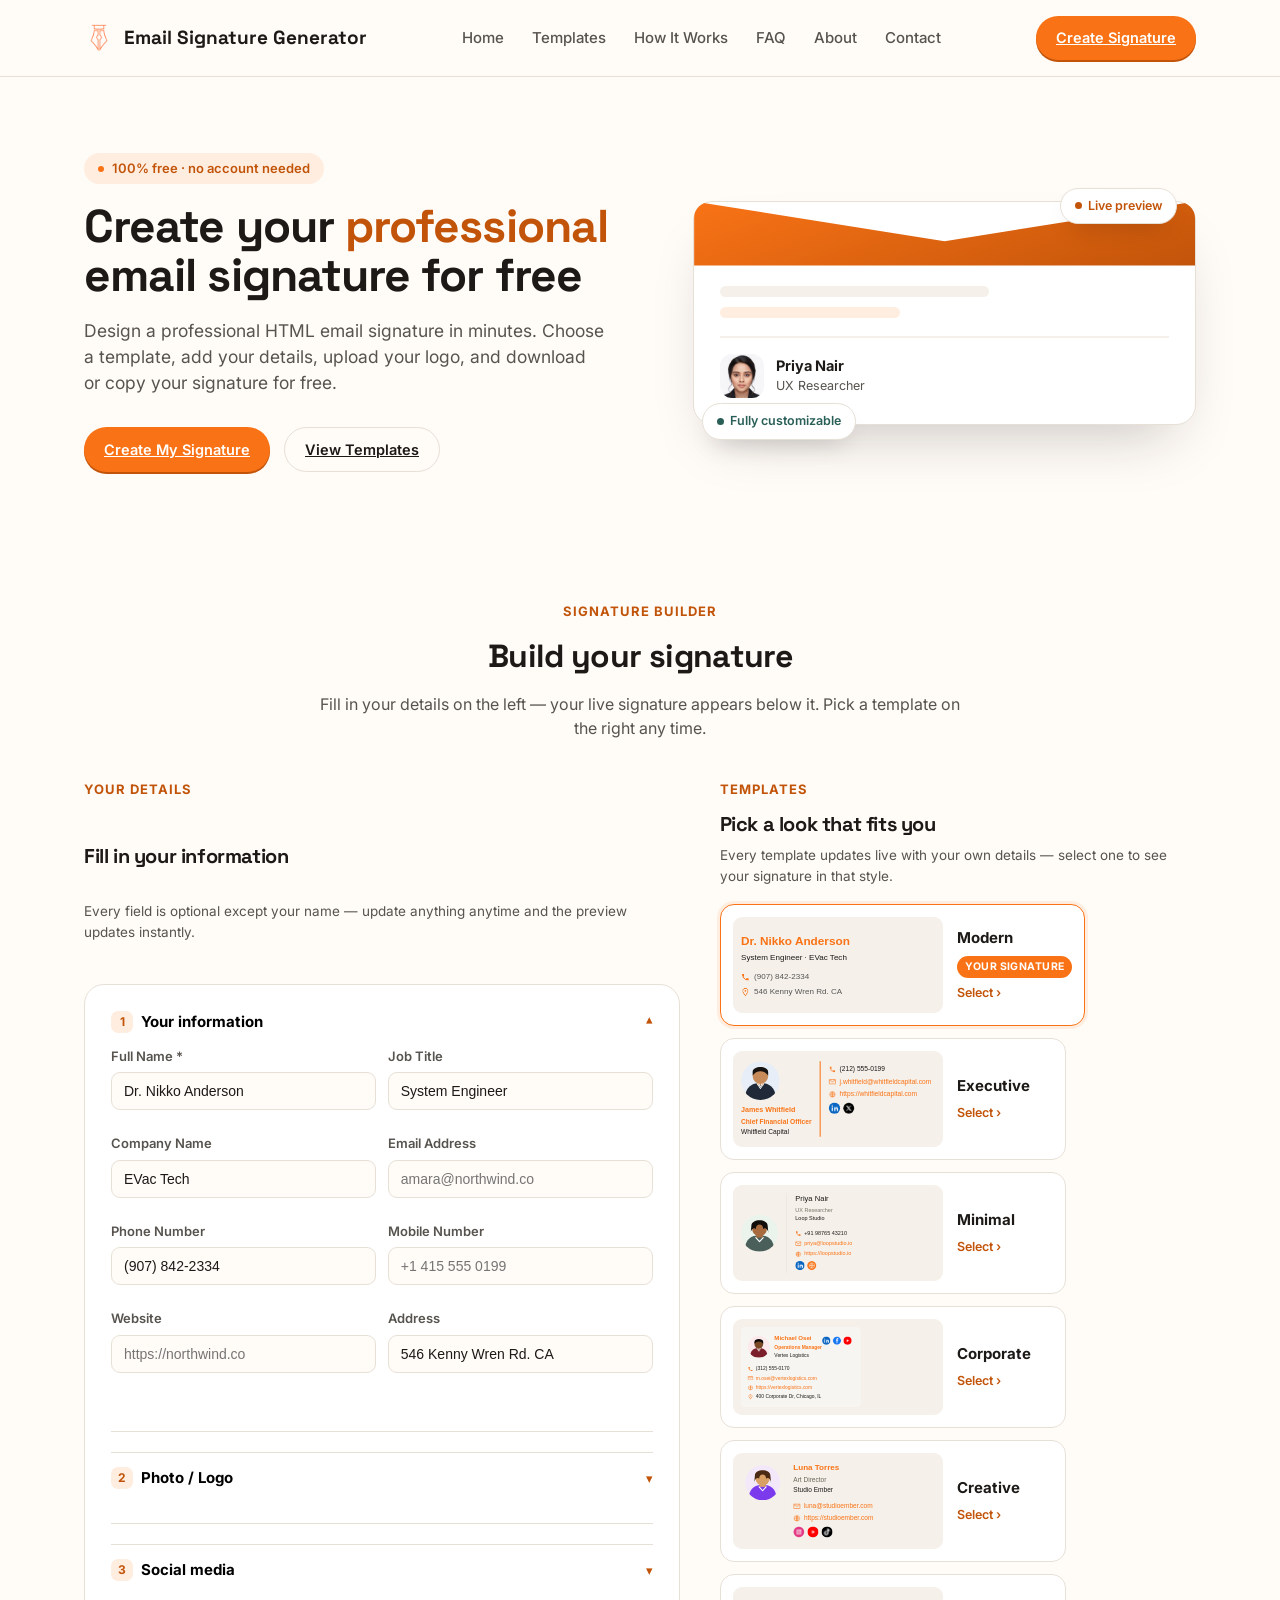
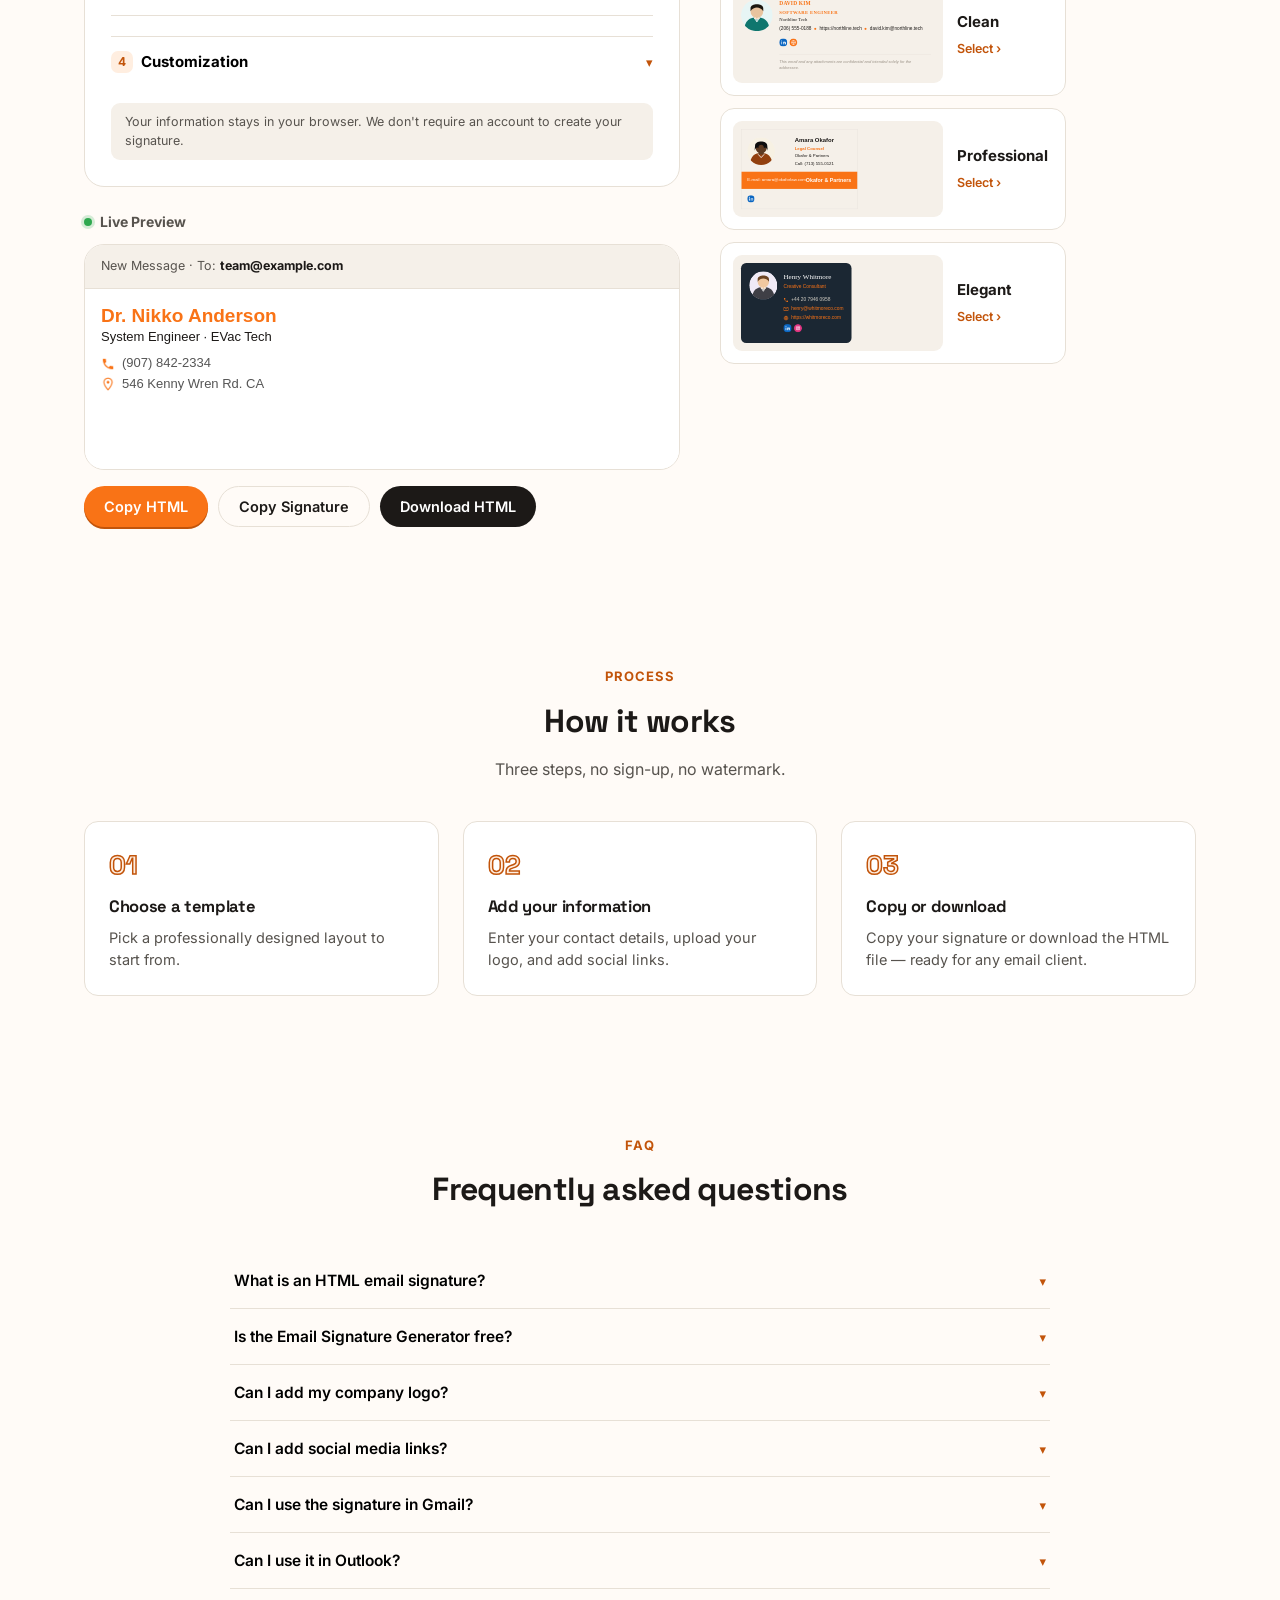
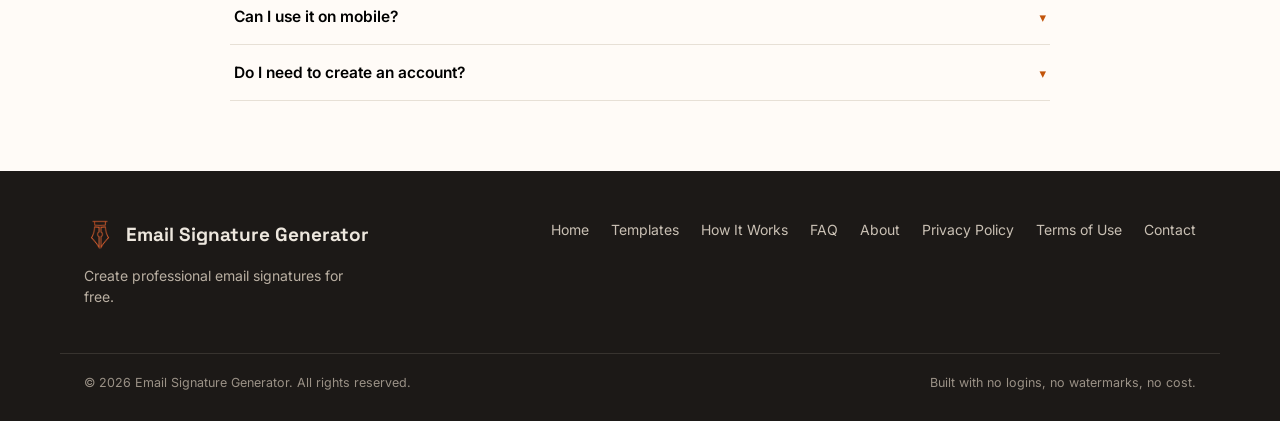
<file: index.html>
<!DOCTYPE html>
<html lang="en">
<head>
  <meta name="yandex-verification" content="ffbea25144579293"/>
  <meta name="msvalidate.01" content="2CBF93A62A5A79F29A8FDA219DC02D14" />
<!-- Google tag (gtag.js) -->
<script async src="https://www.googletagmanager.com/gtag/js?id=G-DF65DYGQGC"></script>
<script>
  window.dataLayer = window.dataLayer || [];
  function gtag(){dataLayer.push(arguments);}
  gtag('js', new Date());

  gtag('config', 'G-DF65DYGQGC');
</script>
<meta charset="UTF-8">
<meta name="viewport" content="width=device-width, initial-scale=1.0">
<title>Email Signature Generator – Free Professional HTML Signature Maker</title>
<meta name="description" content="Create a professional email signature for free. Choose from 8 modern templates, add your logo and social links, then copy or download your HTML signature.">
<meta name="keywords" content="email signature generator, free email signature maker, HTML email signature, professional email signature template, email signature creator">
<meta name="robots" content="index, follow">
<meta name="author" content="Email Signature Generator">
<link rel="canonical" href="https://email-signature-design.github.io/html-signature/">
<meta property="og:type" content="website">
<meta property="og:site_name" content="Email Signature Generator">
<meta property="og:title" content="Email Signature Generator – Free Professional HTML Signature Maker">
<meta property="og:description" content="Design a professional HTML email signature for free. 8 templates, live preview, no account required.">
<!-- Open Graph Image Tags -->
<meta property="og:image" content="https://email-signature-design.github.io/html-signature/preview.jpg">
<meta property="og:image:width" content="1200">
<meta property="og:image:height" content="675">

<!-- Google Schema Markup -->
<script type="application/ld+json">
{
  "@context": "https://schema.org",
  "@type": "WebPage",
  "name": "Email Signature Generator - Free Professional HTML Signature Maker",
  "url": "https://email-signature-design.github.io/html-signature/",
  "primaryImageOfPage": {
    "@type": "ImageObject",
    "url": "https://email-signature-design.github.io/html-signature/preview.jpg",
    "width": "1200",
    "height": "675"
  }
}
</script>
  <meta property="og:url" content="https://email-signature-design.github.io/html-signature/">
<meta name="twitter:card" content="summary_large_image">
<meta name="twitter:title" content="Email Signature Generator">
<meta name="twitter:description" content="Design a professional HTML email signature for free. 8 templates, live preview, no account required.">
<link rel="preconnect" href="https://fonts.googleapis.com">
<link href="https://fonts.googleapis.com/css2?family=Space+Grotesk:wght@500;600;700&family=Inter:wght@400;500;600;700&display=swap" rel="stylesheet">
<script type="application/ld+json">
{
  "@context": "https://schema.org",
  "@type": "WebApplication",
  "name": "Email Signature Generator",
  "url": "https://email-signature-design.github.io/html-signature/",
  "description": "A free online tool for creating professional HTML email signatures with customizable templates, logos, and social links.",
  "applicationCategory": "BusinessApplication",
  "operatingSystem": "Any",
  "offers": {
    "@type": "Offer",
    "price": "0",
    "priceCurrency": "USD"
  }
}
</script>
<script type="application/ld+json">
{
  "@context": "https://schema.org",
  "@type": "FAQPage",
  "mainEntity": [
    {"@type": "Question", "name": "What is an HTML email signature?", "acceptedAnswer": {"@type": "Answer", "text": "An HTML email signature is a formatted block of contact information, added automatically to the end of your emails, that can include styled text, a logo, and clickable social links."}},
    {"@type": "Question", "name": "Is the Email Signature Generator free?", "acceptedAnswer": {"@type": "Answer", "text": "Yes. Every template, customization option, and export option on this site is completely free, with no account, subscription, or watermark."}},
    {"@type": "Question", "name": "Can I add my company logo?", "acceptedAnswer": {"@type": "Answer", "text": "Yes. Upload a PNG, JPG or WEBP logo and it will appear in your signature, processed entirely in your browser."}},
    {"@type": "Question", "name": "Do I need to create an account?", "acceptedAnswer": {"@type": "Answer", "text": "No. There is no login, no email verification, and no payment required at any step."}}
  ]
}
</script>
<link rel="stylesheet" href="style.css">
</head>
<body>

<header class="site">
  <div class="nav">
    <div class="brand"><img src="[data-uri]" alt="Email Signature Generator" style="height:30px;width:auto;display:block;"><span>Email Signature Generator</span></div>
    <nav class="links" aria-label="Primary">
      <a href="#home">Home</a>
      <a href="#templates">Templates</a>
      <a href="#how">How It Works</a>
      <a href="#faq">FAQ</a>
      <a href="about.html">About</a>
          <a href="contact.html">Contact</a>
    </nav>
    <a href="#generator" class="btn btn-primary">Create Signature</a>
    <button class="menu-toggle" aria-label="Menu"><span></span><span></span><span></span></button>
  </div>
</header>

<section class="hero" id="home">
  <div class="wrap">
    <div>
      <span class="eyebrow"><span class="dot"></span>100% free · no account needed</span>
      <h1 class="hero-title">Create your <em>professional</em> email signature for free</h1>
      <p class="hero-sub">Design a professional HTML email signature in minutes. Choose a template, add your details, upload your logo, and download or copy your signature for free.</p>
      <div class="hero-cta">
        <a href="#generator" class="btn btn-primary">Create My Signature</a>
        <a href="#templates" class="btn btn-ghost">View Templates</a>
      </div>
    </div>
    <div class="hero-visual">
      <div class="envelope">
        <div class="env-flap"></div>
        <div class="env-line w60"></div>
        <div class="env-line w40"></div>
        <div class="env-sig">
          <img class="env-avatar" src="[data-uri]" alt="Priya Nair">
          <div>
            <div class="env-name">Priya Nair</div>
            <div class="env-role">UX Researcher</div>
          </div>
        </div>
        <div class="env-chip c1"><span class="dot2"></span>Live preview</div>
        <div class="env-chip c2"><span class="dot2"></span>Fully customizable</div>
      </div>
    </div>
  </div>
</section>

<section id="generator">
  <div class="wrap">
    <span class="kicker">Signature Builder</span>
    <div class="section-head">
      <h2>Build your signature</h2>
      <p>Fill in your details on the left — your live signature appears below it. Pick a template on the right any time.</p>
    </div>

    <div class="gen-shell">
      <div class="gen-left">
      <span class="kicker" style="text-align:left;">Your Details</span>
      <h3 class="tpl-right-title">Fill in your information</h3>
      <p class="tpl-right-sub">Every field is optional except your name — update anything anytime and the preview updates instantly.</p>
      <div class="panel" id="formPanel">
        <button class="accordion-btn" id="infoToggle" type="button" style="border-top:none;padding-top:0;">
          <span><span class="num">1</span>Your information</span>
          <span class="arrow open" id="infoArrow">▾</span>
        </button>
        <div class="accordion-body open" id="infoBody">
        <div class="field-row">
          <div class="field" id="f-name">
            <label for="in-name">Full Name *</label>
            <input id="in-name" type="text" placeholder="Amara Chen">
            <div class="err-msg">Full name is required.</div>
          </div>
          <div class="field">
            <label for="in-title">Job Title</label>
            <input id="in-title" type="text" placeholder="Product Design Lead">
          </div>
        </div>
        <div class="field-row">
          <div class="field">
            <label for="in-company">Company Name</label>
            <input id="in-company" type="text" placeholder="Northwind Studio">
          </div>
          <div class="field" id="f-email">
            <label for="in-email">Email Address</label>
            <input id="in-email" type="email" placeholder="amara@northwind.co">
            <div class="err-msg">Enter a valid email address.</div>
          </div>
        </div>
        <div class="field-row">
          <div class="field">
            <label for="in-phone">Phone Number</label>
            <input id="in-phone" type="tel" placeholder="+1 415 555 0134">
          </div>
          <div class="field">
            <label for="in-mobile">Mobile Number</label>
            <input id="in-mobile" type="tel" placeholder="+1 415 555 0199">
          </div>
        </div>
        <div class="field-row">
          <div class="field" id="f-website">
            <label for="in-website">Website</label>
            <input id="in-website" type="url" placeholder="https://northwind.co">
            <div class="err-msg">Enter a valid URL (include https://).</div>
          </div>
          <div class="field">
            <label for="in-address">Address</label>
            <input id="in-address" type="text" placeholder="120 Market St, San Francisco, CA">
          </div>
        </div>
        </div>

        <div class="divider-panel"></div>
        <button class="accordion-btn" id="photoToggle" type="button">
          <span><span class="num">2</span>Photo / Logo</span>
          <span class="arrow" id="photoArrow">▾</span>
        </button>
        <div class="accordion-body" id="photoBody">
        <div class="logo-drop" id="logoDrop">
          <input type="file" id="logoInput" accept=".png,.jpg,.jpeg,.webp" style="display:none">
          <span style="font-weight:600;font-size:14px;">Click to upload a headshot or logo</span>
          <div style="font-size:12.5px;color:var(--ink-soft);margin-top:4px;">PNG, JPG or WEBP</div>
        </div>
        <div class="logo-preview" id="logoPreview" style="display:none;">
          <img id="logoImg" alt="Uploaded photo preview">
          <div>
            <button class="btn btn-ghost btn-sm" id="logoRemove" type="button">Remove photo</button>
          </div>
        </div>
        </div>

        <div class="divider-panel"></div>
        <button class="accordion-btn" id="socialToggle" type="button">
          <span><span class="num">3</span>Social media</span>
          <span class="arrow" id="socialArrow">▾</span>
        </button>
        <div class="accordion-body" id="socialBody">
        <div id="socialList"></div>
        </div>

        <div class="divider-panel"></div>
        <button class="accordion-btn" id="custToggle" type="button">
          <span><span class="num">4</span>Customization</span>
          <span class="arrow" id="custArrow">▾</span>
        </button>
        <div class="accordion-body" id="custBody">
          <div class="field-row">
            <div class="field">
              <label for="in-font">Font family</label>
              <select id="in-font">
                <option value="Arial, Helvetica, sans-serif">Arial</option>
                <option value="Georgia, 'Times New Roman', serif">Georgia</option>
                <option value="'Trebuchet MS', sans-serif">Trebuchet MS</option>
                <option value="Verdana, Geneva, sans-serif">Verdana</option>
              </select>
            </div>
            <div class="field">
              <label for="in-fontsize">Font size</label>
              <select id="in-fontsize">
                <option value="12">Small (12px)</option>
                <option value="13" selected>Medium (13px)</option>
                <option value="14">Large (14px)</option>
              </select>
            </div>
          </div>
          <div class="field-row">
            <div class="field">
              <label>Primary color</label>
              <input type="color" id="in-primary" value="#F97316">
            </div>
            <div class="field">
              <label>Text color</label>
              <input type="color" id="in-textcolor" value="#1C1917">
            </div>
          </div>
          <div class="field-row">
            <div class="field">
              <label for="in-logopos">Photo position</label>
              <select id="in-logopos">
                <option value="left">Left of info</option>
                <option value="top">Above info</option>
                <option value="right">Right of info</option>
              </select>
            </div>
            <div class="field">
              <label for="in-photoshape">Photo shape</label>
              <select id="in-photoshape">
                <option value="circle">Circle</option>
                <option value="rounded">Rounded square</option>
                <option value="square">Square</option>
              </select>
            </div>
          </div>
          <div class="field-row">
            <div class="field">
              <label for="in-divider">Divider style</label>
              <select id="in-divider">
                <option value="line">Solid line</option>
                <option value="none">No divider</option>
                <option value="dot">Dot separators</option>
              </select>
            </div>
            <div class="field">
              <label for="in-spacing">Spacing</label>
              <select id="in-spacing">
                <option value="compact">Compact</option>
                <option value="normal" selected>Normal</option>
                <option value="roomy">Roomy</option>
              </select>
            </div>
            <div class="field">
              <label for="in-align">Alignment</label>
              <select id="in-align">
                <option value="left">Left</option>
                <option value="center">Center</option>
              </select>
            </div>
          </div>
        </div>

        <div class="privacy-note">Your information stays in your browser. We don't require an account to create your signature.</div>
      </div>

      <div class="preview-block">
        <div class="preview-label"><span class="dotlive"></span>Live Preview</div>
        <div class="email-chrome">
          <div class="email-topbar">New Message · To: <b>team@example.com</b></div>
          <iframe id="previewFrame" title="Signature preview"></iframe>
        </div>
        <div class="actions">
          <button class="btn btn-primary" id="btnCopyHtml" type="button">Copy HTML</button>
          <button class="btn btn-ghost" id="btnCopySig" type="button">Copy Signature</button>
          <button class="btn btn-dark" id="btnDownload" type="button">Download HTML</button>
        </div>
      </div>
      </div>

      <div class="gen-right" id="templates">
        <span class="kicker" style="text-align:left;">Templates</span>
        <h3 class="tpl-right-title">Pick a look that fits you</h3>
        <p class="tpl-right-sub">Every template updates live with your own details — select one to see your signature in that style.</p>
        <div class="tpl-grid" id="tplGrid"></div>
      </div>
    </div>
  </div>
</section>

<section id="how">
  <div class="wrap">
    <span class="kicker">Process</span>
    <div class="section-head">
      <h2>How it works</h2>
      <p>Three steps, no sign-up, no watermark.</p>
    </div>
    <div class="steps">
      <div class="step"><div class="stepno">01</div><h3>Choose a template</h3><p>Pick a professionally designed layout to start from.</p></div>
      <div class="step"><div class="stepno">02</div><h3>Add your information</h3><p>Enter your contact details, upload your logo, and add social links.</p></div>
      <div class="step"><div class="stepno">03</div><h3>Copy or download</h3><p>Copy your signature or download the HTML file — ready for any email client.</p></div>
    </div>
  </div>
</section>

<section id="faq">
  <div class="wrap">
    <span class="kicker">FAQ</span>
    <div class="section-head">
      <h2>Frequently asked questions</h2>
    </div>
    <div id="faqList" style="max-width:820px;margin:0 auto;"></div>
  </div>
</section>

<footer>
  <div class="wrap foot-grid">
    <div>
      <div class="brand" style="margin-bottom:8px;"><img src="[data-uri]" alt="Email Signature Generator" style="height:32px;width:auto;display:block;"><span>Email Signature Generator</span></div>
      <p style="color:#B9AFA2;font-size:14px;max-width:280px;">Create professional email signatures for free.</p>
    </div>
    <div class="foot-links">
      <a href="#home">Home</a>
      <a href="#templates">Templates</a>
      <a href="#how">How It Works</a>
      <a href="#faq">FAQ</a>
      <a href="about.html">About</a>
      <a href="privacy-policy.html">Privacy Policy</a>
      <a href="terms-of-use.html">Terms of Use</a>
      <a href="contact.html">Contact</a>
    </div>
  </div>
  <div class="wrap foot-bottom">
    <span>© 2026 Email Signature Generator. All rights reserved.</span>
    <span>Built with no logins, no watermarks, no cost.</span>
  </div>
</footer>

<div class="sticky-mobile-bar" id="mobileBar">
  <button class="btn btn-ghost" id="btnCopySigM" type="button">Copy</button>
  <button class="btn btn-primary" id="btnCopyHtmlM" type="button">Copy HTML</button>
  <button class="btn btn-dark" id="btnDownloadM" type="button">Download</button>
</div>

<div class="toast" id="toast"></div>

<script src="script.js"></script>
</body>
</html>
</file>
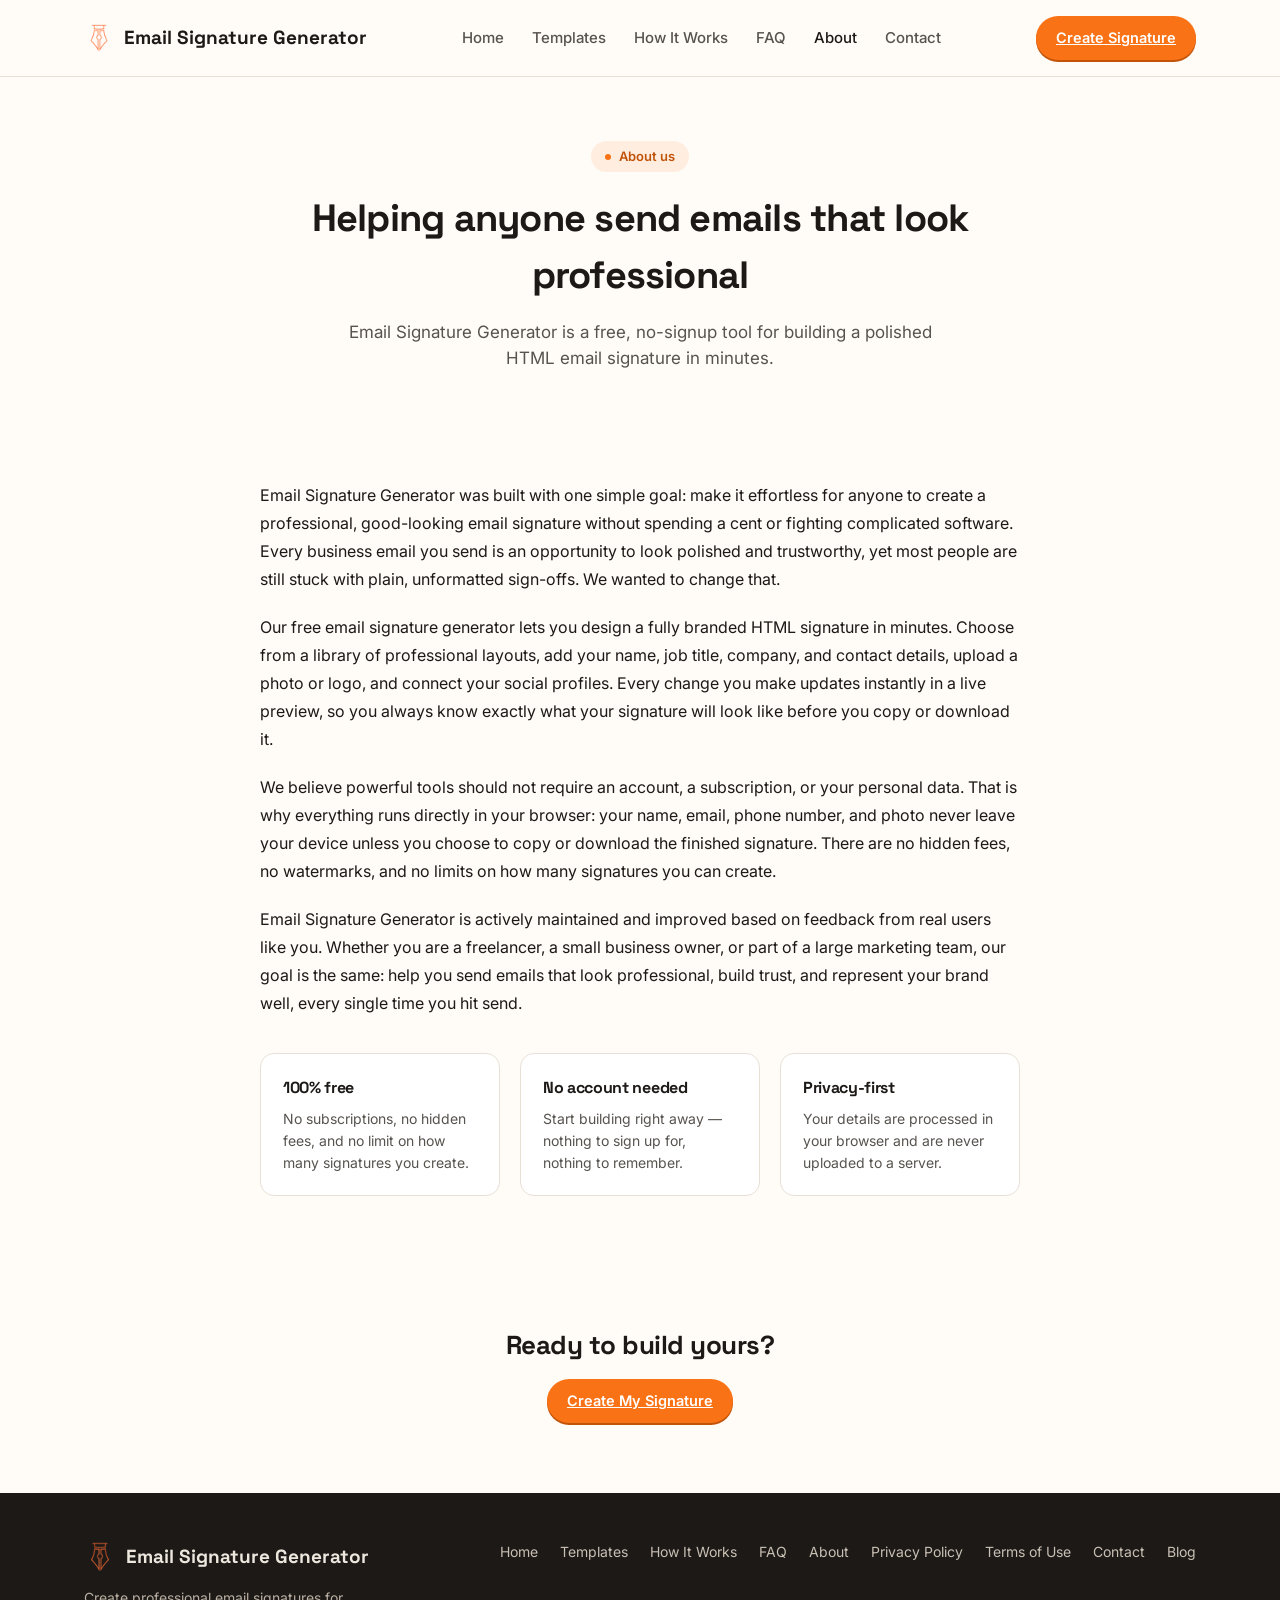
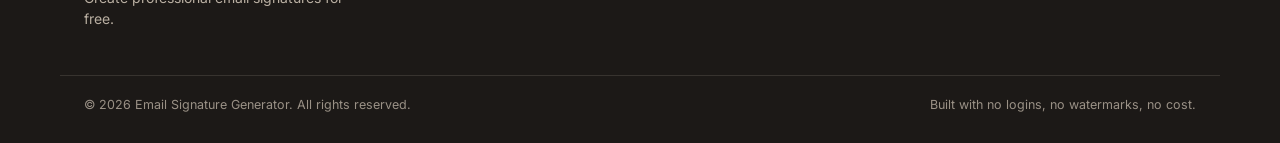
<file: about.html>
<!DOCTYPE html>
<html lang="en">
<head>
  <meta name="robots" content="index, follow">
<!-- Google tag (gtag.js) -->
<script async src="https://www.googletagmanager.com/gtag/js?id=G-DF65DYGQGC"></script>
<script>
  window.dataLayer = window.dataLayer || [];
  function gtag(){dataLayer.push(arguments);}
  gtag('js', new Date());

  gtag('config', 'G-DF65DYGQGC');
</script>
<meta charset="UTF-8">
<meta name="viewport" content="width=device-width, initial-scale=1.0">
<title>About Us | Email Signature Generator – Free Email Signature Maker</title>
<meta name="description" content="Learn about Email Signature Generator, the free online tool that helps you build a professional HTML email signature in minutes — no account, no cost, no watermark.">
<meta name="keywords" content="email signature generator, free email signature maker, HTML email signature, professional email signature, about signature generator">
<link rel="canonical" href="https://email-signature-design.github.io/html-signature/about.html">
<meta property="og:type" content="website">
<meta property="og:title" content="About Us | Email Signature Generator">
<meta property="og:description" content="Email Signature Generator is a free tool for creating professional HTML email signatures in minutes — no sign-up required.">
<meta name="twitter:card" content="summary">
<link rel="preconnect" href="https://fonts.googleapis.com">
<link href="https://fonts.googleapis.com/css2?family=Space+Grotesk:wght@500;600;700&family=Inter:wght@400;500;600;700&display=swap" rel="stylesheet">
<link rel="stylesheet" href="style.css">
<script type="application/ld+json">
{
  "@context": "https://schema.org",
  "@type": "AboutPage",
  "name": "About Email Signature Generator",
  "description": "Email Signature Generator is a free online tool that helps anyone create a professional HTML email signature in minutes, with no account required.",
  "url": "https://email-signature-design.github.io/html-signature/about.html",
  "isPartOf": {
    "@type": "WebSite",
    "name": "Email Signature Generator",
    "url": "https://email-signature-design.github.io/html-signature/"
  }
}
</script>
<style>
  .about-hero{padding:64px 0 20px;text-align:center;}
  .about-hero h1{font-size:38px;font-weight:700;max-width:720px;margin:0 auto;}
  .about-hero p{color:var(--ink-soft);font-size:17px;max-width:600px;margin:16px auto 0;}
  .about-body{max-width:760px;margin:0 auto;padding:20px 0 10px;}
  .about-body p{font-size:16px;line-height:1.75;color:var(--ink);margin:0 0 20px;}
  .about-values{display:grid;grid-template-columns:repeat(3,1fr);gap:20px;max-width:900px;margin:36px auto 0;}
  .about-value{background:var(--white);border:1.5px solid var(--line);border-radius:var(--radius-md);padding:22px;}
  .about-value h3{font-size:16px;margin-bottom:8px;}
  .about-value p{font-size:14px;color:var(--ink-soft);margin:0;line-height:1.55;}
  .about-cta{text-align:center;padding:50px 0 70px;}
  .about-cta h2{font-size:26px;margin-bottom:14px;}
  @media (max-width:760px){
    .about-hero h1{font-size:29px;}
    .about-values{grid-template-columns:1fr;}
  }
</style>
</head>
<body>

<header class="site">
  <div class="nav">
    <a href="index.html" style="text-decoration:none;color:inherit;">
      <div class="brand"><img src="[data-uri]" alt="Email Signature Generator" style="height:30px;width:auto;display:block;"><span>Email Signature Generator</span></div>
    </a>
    <nav class="links" aria-label="Primary">
      <a href="index.html">Home</a>
      <a href="index.html#templates">Templates</a>
      <a href="index.html#how">How It Works</a>
      <a href="index.html#faq">FAQ</a>
      <a href="about.html" style="color:var(--ink);">About</a>
      <a href="contact.html">Contact</a>
    </nav>
    <a href="index.html#generator" class="btn btn-primary">Create Signature</a>
    <button class="menu-toggle" aria-label="Menu"><span></span><span></span><span></span></button>
  </div>
</header>

<main>
<section class="about-hero">
  <div class="wrap">
    <span class="eyebrow"><span class="dot"></span>About us</span>
    <h1>Helping anyone send emails that look professional</h1>
    <p>Email Signature Generator is a free, no-signup tool for building a polished HTML email signature in minutes.</p>
  </div>
</section>

<section>
  <div class="wrap about-body">
    <p>Email Signature Generator was built with one simple goal: make it effortless for anyone to create a professional, good-looking email signature without spending a cent or fighting complicated software. Every business email you send is an opportunity to look polished and trustworthy, yet most people are still stuck with plain, unformatted sign-offs. We wanted to change that.</p>

    <p>Our free email signature generator lets you design a fully branded HTML signature in minutes. Choose from a library of professional layouts, add your name, job title, company, and contact details, upload a photo or logo, and connect your social profiles. Every change you make updates instantly in a live preview, so you always know exactly what your signature will look like before you copy or download it.</p>

    <p>We believe powerful tools should not require an account, a subscription, or your personal data. That is why everything runs directly in your browser: your name, email, phone number, and photo never leave your device unless you choose to copy or download the finished signature. There are no hidden fees, no watermarks, and no limits on how many signatures you can create.</p>

    <p>Email Signature Generator is actively maintained and improved based on feedback from real users like you. Whether you are a freelancer, a small business owner, or part of a large marketing team, our goal is the same: help you send emails that look professional, build trust, and represent your brand well, every single time you hit send.</p>

    <div class="about-values">
      <div class="about-value">
        <h3>100% free</h3>
        <p>No subscriptions, no hidden fees, and no limit on how many signatures you create.</p>
      </div>
      <div class="about-value">
        <h3>No account needed</h3>
        <p>Start building right away — nothing to sign up for, nothing to remember.</p>
      </div>
      <div class="about-value">
        <h3>Privacy-first</h3>
        <p>Your details are processed in your browser and are never uploaded to a server.</p>
      </div>
    </div>
  </div>
</section>

<section class="about-cta">
  <div class="wrap">
    <h2>Ready to build yours?</h2>
    <a href="index.html#generator" class="btn btn-primary">Create My Signature</a>
  </div>
</section>
</main>

<footer>
  <div class="wrap foot-grid">
    <div>
      <div class="brand" style="margin-bottom:8px;"><img src="[data-uri]" alt="Email Signature Generator" style="height:32px;width:auto;display:block;"><span>Email Signature Generator</span></div>
      <p style="color:#B9AFA2;font-size:14px;max-width:280px;">Create professional email signatures for free.</p>
    </div>
    <div class="foot-links">
      <a href="index.html">Home</a>
      <a href="index.html#templates">Templates</a>
      <a href="index.html#how">How It Works</a>
      <a href="index.html#faq">FAQ</a>
      <a href="about.html">About</a>
      <a href="privacy-policy.html">Privacy Policy</a>
      <a href="terms-of-use.html">Terms of Use</a>
      <a href="contact.html">Contact</a>
         <a href="https://medium.com/@email.signature2027/why-your-email-signature-is-costing-you-business-and-how-to-fix-it-in-minutes-19ee66d73771" target="_blank" rel="noopener">Blog</a>
    </div>
  </div>
  <div class="wrap foot-bottom">
    <span>© 2026 Email Signature Generator. All rights reserved.</span>
    <span>Built with no logins, no watermarks, no cost.</span>
  </div>
</footer>

<script>
  document.querySelector(".menu-toggle").addEventListener("click", function(){
    var links = document.querySelector("nav.links");
    var isOpen = links.style.display === "flex";
    links.style.display = isOpen ? "none" : "flex";
    links.style.flexDirection = "column";
    links.style.position = "absolute";
    links.style.top = "64px";
    links.style.right = "24px";
    links.style.background = "#fff";
    links.style.border = "1px solid var(--line)";
    links.style.borderRadius = "12px";
    links.style.padding = "14px 20px";
    links.style.boxShadow = "0 20px 40px -20px rgba(0,0,0,.3)";
  });
</script>
</body>
</html>
</file>
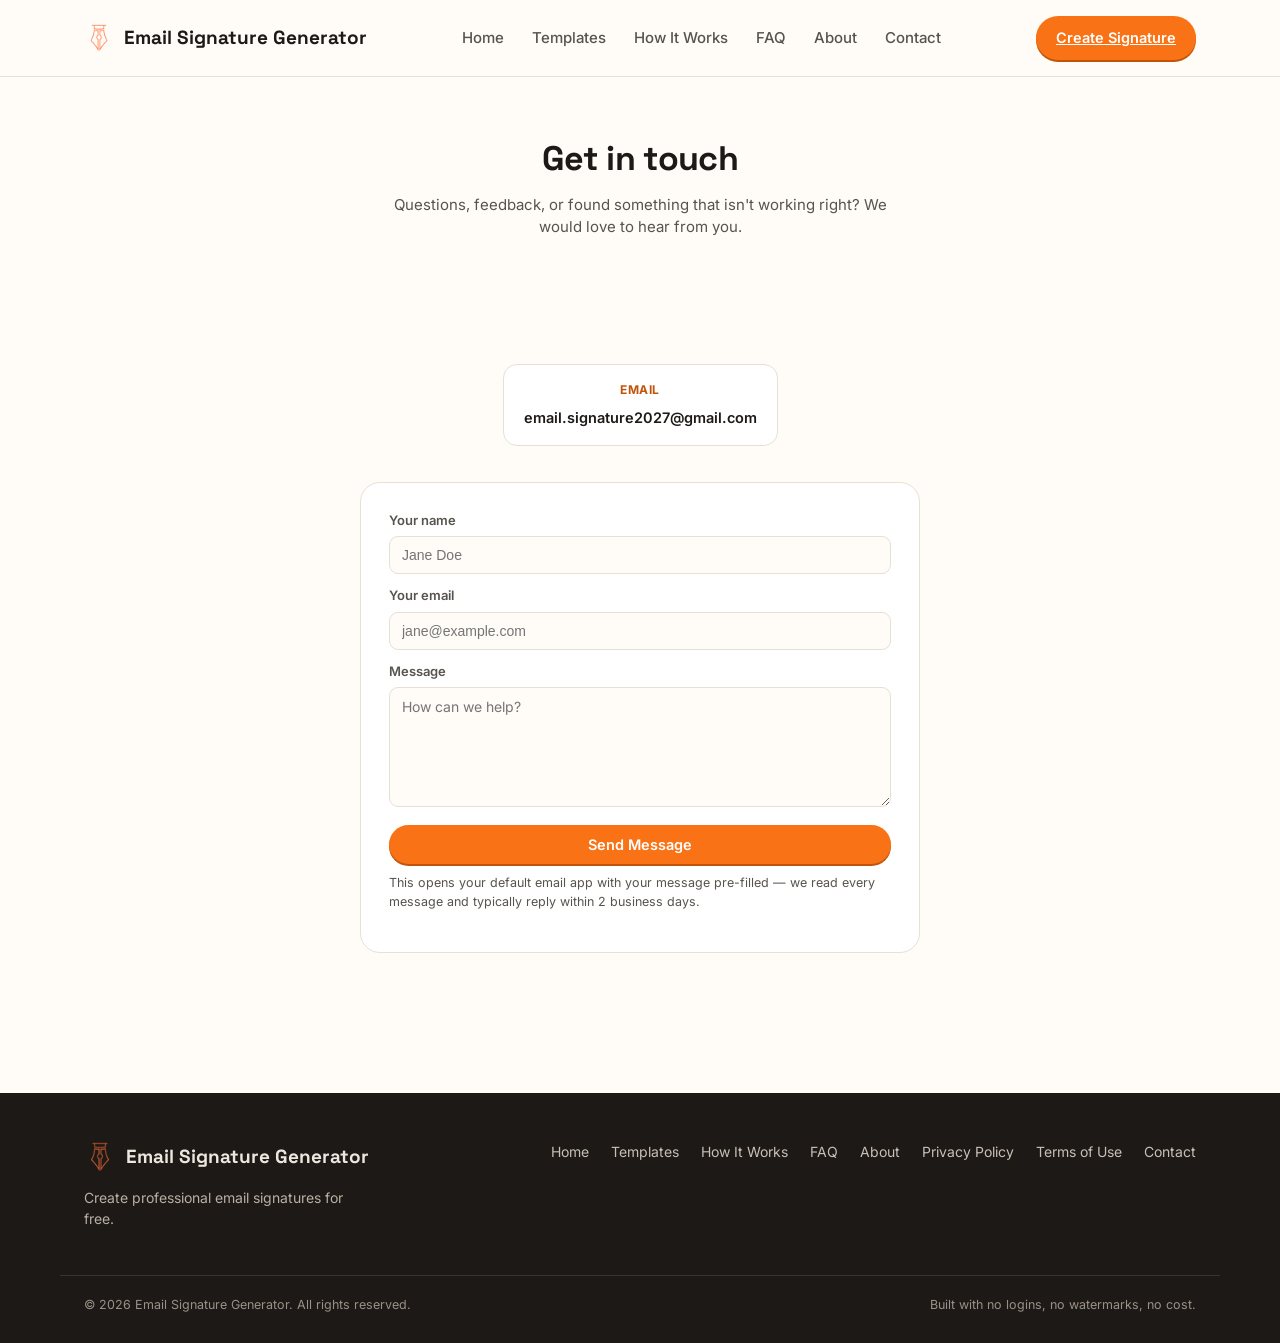
<file: contact.html>
<!DOCTYPE html>
<html lang="en">
<head>
<!-- Google tag (gtag.js) -->
<script async src="https://www.googletagmanager.com/gtag/js?id=G-DF65DYGQGC"></script>
<script>
  window.dataLayer = window.dataLayer || [];
  function gtag(){dataLayer.push(arguments);}
  gtag('js', new Date());

  gtag('config', 'G-DF65DYGQGC');
</script>
<meta charset="UTF-8">
<meta name="viewport" content="width=device-width, initial-scale=1.0">
<title>Contact Us | Email Signature Generator</title>
<meta name="description" content="Get in touch with the Email Signature Generator team — questions, feedback, or support for our free email signature builder.">
<meta name="robots" content="index, follow">
<link rel="canonical" href="https://email-signature-design.github.io/html-signature/contact.html">
<link rel="preconnect" href="https://fonts.googleapis.com">
<link href="https://fonts.googleapis.com/css2?family=Space+Grotesk:wght@500;600;700&family=Inter:wght@400;500;600;700&display=swap" rel="stylesheet">
<link rel="stylesheet" href="style.css">
<style>
  .legal-hero{padding:56px 0 10px;text-align:center;}
  .legal-hero h1{font-size:34px;font-weight:700;}
  .legal-hero p{color:var(--ink-soft);font-size:15px;margin-top:10px;max-width:520px;margin-left:auto;margin-right:auto;}
  .contact-shell{max-width:560px;margin:0 auto;padding:30px 0 70px;}
  .contact-shell .panel{padding:28px;}
  .contact-direct{display:flex;gap:16px;flex-wrap:wrap;justify-content:center;margin-bottom:36px;}
  .contact-card{background:var(--white);border:1.5px solid var(--line);border-radius:var(--radius-md);padding:16px 20px;text-align:center;min-width:180px;}
  .contact-card .label{font-size:12px;font-weight:700;text-transform:uppercase;letter-spacing:.05em;color:var(--orange-deep);margin-bottom:6px;}
  .contact-card a{font-size:14.5px;font-weight:600;color:var(--ink);text-decoration:none;}
  .contact-shell textarea{width:100%;padding:10px 12px;border:1.5px solid var(--line);border-radius:var(--radius-sm);font-size:14px;background:var(--paper);color:var(--ink);font-family:inherit;resize:vertical;min-height:120px;}
  .form-note{font-size:12.5px;color:var(--ink-soft);margin-top:10px;}
</style>
</head>
<body>

<header class="site">
  <div class="nav">
    <a href="index.html" style="text-decoration:none;color:inherit;">
      <div class="brand"><img src="[data-uri]" alt="Email Signature Generator" style="height:30px;width:auto;display:block;"><span>Email Signature Generator</span></div>
    </a>
    <nav class="links" aria-label="Primary">
      <a href="index.html">Home</a>
      <a href="index.html#templates">Templates</a>
      <a href="index.html#how">How It Works</a>
      <a href="index.html#faq">FAQ</a>
      <a href="about.html">About</a>
          <a href="contact.html">Contact</a>
    </nav>
    <a href="index.html#generator" class="btn btn-primary">Create Signature</a>
    <button class="menu-toggle" aria-label="Menu"><span></span><span></span><span></span></button>
  </div>
</header>

<main>
<section class="legal-hero">
  <div class="wrap">
    <h1>Get in touch</h1>
    <p>Questions, feedback, or found something that isn't working right? We would love to hear from you.</p>
  </div>
</section>

<section>
  <div class="wrap contact-shell">
    <div class="contact-direct">
      <div class="contact-card">
        <div class="label">Email</div>
        <a href="mailto:email.signature2027@gmail.com">email.signature2027@gmail.com</a>
      </div>
    </div>

    <div class="panel">
      <div class="field">
        <label for="c-name">Your name</label>
        <input id="c-name" type="text" placeholder="Jane Doe">
      </div>
      <div class="field">
        <label for="c-email">Your email</label>
        <input id="c-email" type="email" placeholder="jane@example.com">
      </div>
      <div class="field">
        <label for="c-message">Message</label>
        <textarea id="c-message" placeholder="How can we help?"></textarea>
      </div>
      <button class="btn btn-primary" id="c-send" type="button" style="width:100%;justify-content:center;">Send Message</button>
      <p class="form-note">This opens your default email app with your message pre-filled — we read every message and typically reply within 2 business days.</p>
    </div>
  </div>
</section>
</main>

<footer>
  <div class="wrap foot-grid">
    <div>
      <div class="brand" style="margin-bottom:8px;"><img src="[data-uri]" alt="Email Signature Generator" style="height:32px;width:auto;display:block;"><span>Email Signature Generator</span></div>
      <p style="color:#B9AFA2;font-size:14px;max-width:280px;">Create professional email signatures for free.</p>
    </div>
    <div class="foot-links">
      <a href="index.html">Home</a>
      <a href="index.html#templates">Templates</a>
      <a href="index.html#how">How It Works</a>
      <a href="index.html#faq">FAQ</a>
      <a href="about.html">About</a>
      <a href="privacy-policy.html">Privacy Policy</a>
      <a href="terms-of-use.html">Terms of Use</a>
      <a href="contact.html">Contact</a>
    </div>
  </div>
  <div class="wrap foot-bottom">
    <span>© 2026 Email Signature Generator. All rights reserved.</span>
    <span>Built with no logins, no watermarks, no cost.</span>
  </div>
</footer>

<script>
  document.querySelector(".menu-toggle").addEventListener("click", function(){
    var links = document.querySelector("nav.links");
    var isOpen = links.style.display === "flex";
    links.style.display = isOpen ? "none" : "flex";
    links.style.flexDirection = "column";
    links.style.position = "absolute";
    links.style.top = "64px";
    links.style.right = "24px";
    links.style.background = "#fff";
    links.style.border = "1px solid var(--line)";
    links.style.borderRadius = "12px";
    links.style.padding = "14px 20px";
    links.style.boxShadow = "0 20px 40px -20px rgba(0,0,0,.3)";
  });

  document.getElementById("c-send").addEventListener("click", function(){
    var name = document.getElementById("c-name").value.trim();
    var email = document.getElementById("c-email").value.trim();
    var message = document.getElementById("c-message").value.trim();
    var subject = encodeURIComponent("Message from " + (name || "website visitor"));
    var body = encodeURIComponent(message + (email ? "\n\nReply to: " + email : ""));
    window.location.href = "mailto:email.signature2027@gmail.com?subject=" + subject + "&body=" + body;
  });
</script>
</body>
</html>
</file>
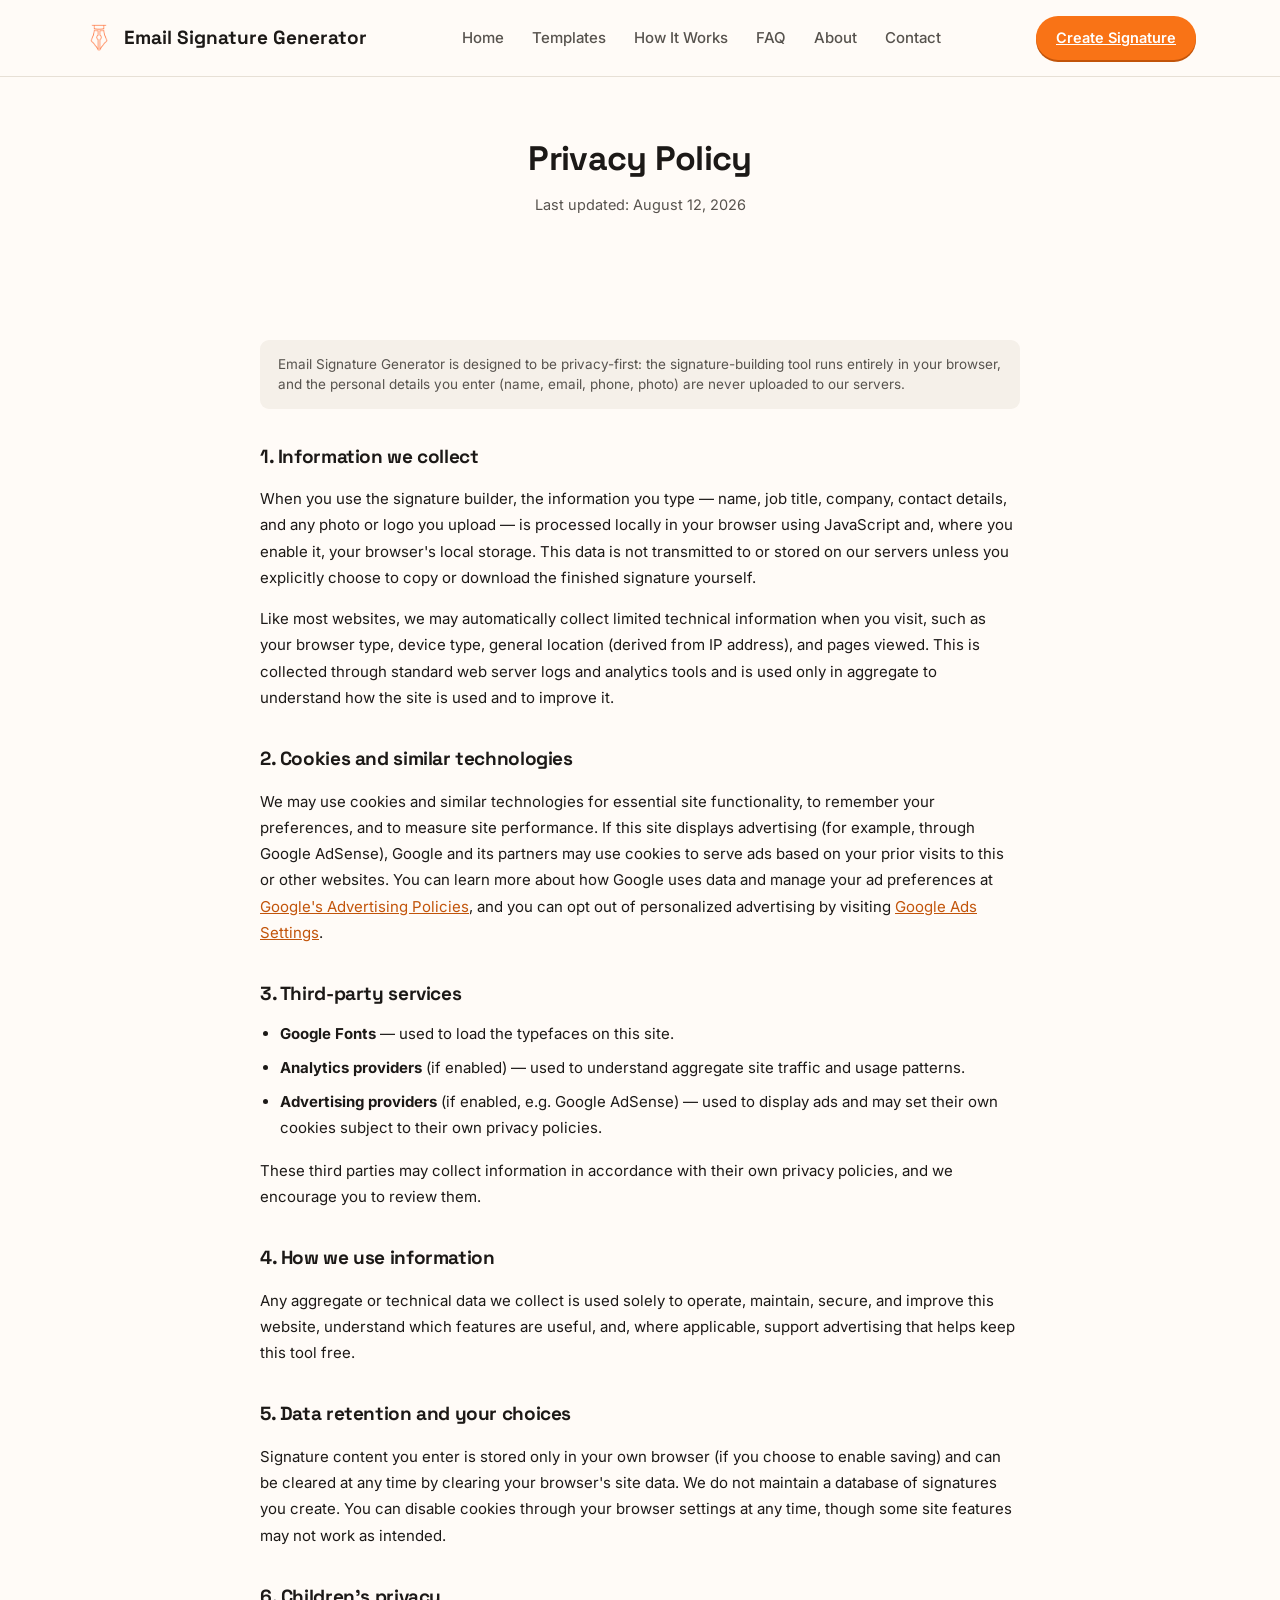
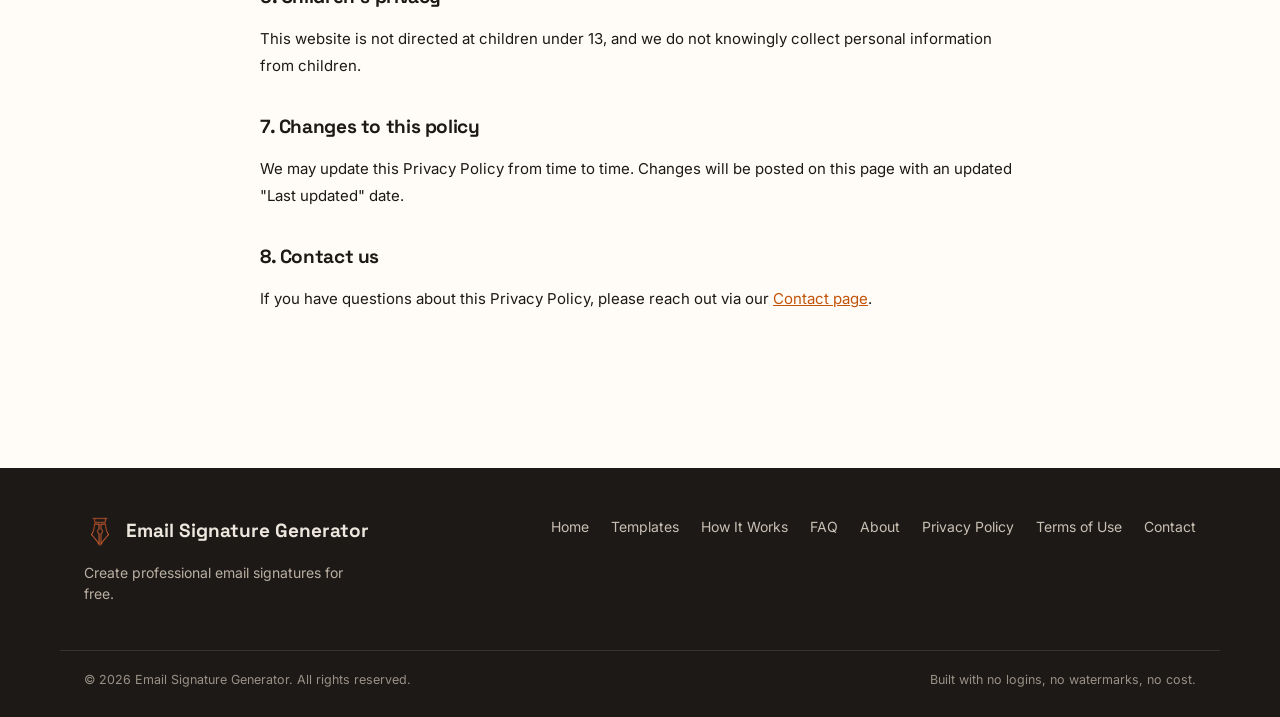
<file: privacy-policy.html>
<!DOCTYPE html>
<html lang="en">
<head>
<!-- Google tag (gtag.js) -->
<script async src="https://www.googletagmanager.com/gtag/js?id=G-DF65DYGQGC"></script>
<script>
  window.dataLayer = window.dataLayer || [];
  function gtag(){dataLayer.push(arguments);}
  gtag('js', new Date());

  gtag('config', 'G-DF65DYGQGC');
</script>
<meta charset="UTF-8">
<meta name="viewport" content="width=device-width, initial-scale=1.0">
<title>Privacy Policy | Email Signature Generator</title>
<meta name="description" content="Read the Privacy Policy for Email Signature Generator — learn what data we collect, how your information is processed in your browser, and how cookies and ads are used.">
<meta name="robots" content="index, follow">
<link rel="canonical" href="https://email-signature-design.github.io/html-signature/privacy-policy.html">
<link rel="preconnect" href="https://fonts.googleapis.com">
<link href="https://fonts.googleapis.com/css2?family=Space+Grotesk:wght@500;600;700&family=Inter:wght@400;500;600;700&display=swap" rel="stylesheet">
<link rel="stylesheet" href="style.css">
<style>
  .legal-hero{padding:56px 0 10px;text-align:center;}
  .legal-hero h1{font-size:34px;font-weight:700;}
  .legal-hero p{color:var(--ink-soft);font-size:14.5px;margin-top:10px;}
  .legal-body{max-width:760px;margin:0 auto;padding:30px 0 70px;}
  .legal-body h2{font-size:19px;font-weight:700;margin:34px 0 12px;}
  .legal-body h2:first-child{margin-top:0;}
  .legal-body p, .legal-body li{font-size:15px;line-height:1.75;color:var(--ink);}
  .legal-body ul{margin:0 0 16px;padding-left:20px;}
  .legal-body li{margin-bottom:8px;}
  .legal-body a{color:var(--orange-deep);}
  .legal-note{background:var(--paper-dim);border-radius:var(--radius-sm);padding:14px 18px;font-size:13.5px;color:var(--ink-soft);margin-bottom:10px;}
</style>
</head>
<body>

<header class="site">
  <div class="nav">
    <a href="index.html" style="text-decoration:none;color:inherit;">
      <div class="brand"><img src="[data-uri]" alt="Email Signature Generator" style="height:30px;width:auto;display:block;"><span>Email Signature Generator</span></div>
    </a>
    <nav class="links" aria-label="Primary">
      <a href="index.html">Home</a>
      <a href="index.html#templates">Templates</a>
      <a href="index.html#how">How It Works</a>
      <a href="index.html#faq">FAQ</a>
      <a href="about.html">About</a>
          <a href="contact.html">Contact</a>
    </nav>
    <a href="index.html#generator" class="btn btn-primary">Create Signature</a>
    <button class="menu-toggle" aria-label="Menu"><span></span><span></span><span></span></button>
  </div>
</header>

<main>
<section class="legal-hero">
  <div class="wrap">
    <h1>Privacy Policy</h1>
    <p>Last updated: August 12, 2026</p>
  </div>
</section>

<section>
  <div class="wrap legal-body">
    <div class="legal-note">Email Signature Generator is designed to be privacy-first: the signature-building tool runs entirely in your browser, and the personal details you enter (name, email, phone, photo) are never uploaded to our servers.</div>

    <h2>1. Information we collect</h2>
    <p>When you use the signature builder, the information you type — name, job title, company, contact details, and any photo or logo you upload — is processed locally in your browser using JavaScript and, where you enable it, your browser's local storage. This data is not transmitted to or stored on our servers unless you explicitly choose to copy or download the finished signature yourself.</p>
    <p>Like most websites, we may automatically collect limited technical information when you visit, such as your browser type, device type, general location (derived from IP address), and pages viewed. This is collected through standard web server logs and analytics tools and is used only in aggregate to understand how the site is used and to improve it.</p>

    <h2>2. Cookies and similar technologies</h2>
    <p>We may use cookies and similar technologies for essential site functionality, to remember your preferences, and to measure site performance. If this site displays advertising (for example, through Google AdSense), Google and its partners may use cookies to serve ads based on your prior visits to this or other websites. You can learn more about how Google uses data and manage your ad preferences at <a href="https://policies.google.com/technologies/ads" target="_blank" rel="noopener">Google's Advertising Policies</a>, and you can opt out of personalized advertising by visiting <a href="https://www.google.com/settings/ads" target="_blank" rel="noopener">Google Ads Settings</a>.</p>

    <h2>3. Third-party services</h2>
    <ul>
      <li><strong>Google Fonts</strong> — used to load the typefaces on this site.</li>
      <li><strong>Analytics providers</strong> (if enabled) — used to understand aggregate site traffic and usage patterns.</li>
      <li><strong>Advertising providers</strong> (if enabled, e.g. Google AdSense) — used to display ads and may set their own cookies subject to their own privacy policies.</li>
    </ul>
    <p>These third parties may collect information in accordance with their own privacy policies, and we encourage you to review them.</p>

    <h2>4. How we use information</h2>
    <p>Any aggregate or technical data we collect is used solely to operate, maintain, secure, and improve this website, understand which features are useful, and, where applicable, support advertising that helps keep this tool free.</p>

    <h2>5. Data retention and your choices</h2>
    <p>Signature content you enter is stored only in your own browser (if you choose to enable saving) and can be cleared at any time by clearing your browser's site data. We do not maintain a database of signatures you create. You can disable cookies through your browser settings at any time, though some site features may not work as intended.</p>

    <h2>6. Children's privacy</h2>
    <p>This website is not directed at children under 13, and we do not knowingly collect personal information from children.</p>

    <h2>7. Changes to this policy</h2>
    <p>We may update this Privacy Policy from time to time. Changes will be posted on this page with an updated "Last updated" date.</p>

    <h2>8. Contact us</h2>
    <p>If you have questions about this Privacy Policy, please reach out via our <a href="contact.html">Contact page</a>.</p>
  </div>
</section>
</main>

<footer>
  <div class="wrap foot-grid">
    <div>
      <div class="brand" style="margin-bottom:8px;"><img src="[data-uri]" alt="Email Signature Generator" style="height:32px;width:auto;display:block;"><span>Email Signature Generator</span></div>
      <p style="color:#B9AFA2;font-size:14px;max-width:280px;">Create professional email signatures for free.</p>
    </div>
    <div class="foot-links">
      <a href="index.html">Home</a>
      <a href="index.html#templates">Templates</a>
      <a href="index.html#how">How It Works</a>
      <a href="index.html#faq">FAQ</a>
      <a href="about.html">About</a>
      <a href="privacy-policy.html">Privacy Policy</a>
      <a href="terms-of-use.html">Terms of Use</a>
      <a href="contact.html">Contact</a>
    </div>
  </div>
  <div class="wrap foot-bottom">
    <span>© 2026 Email Signature Generator. All rights reserved.</span>
    <span>Built with no logins, no watermarks, no cost.</span>
  </div>
</footer>

<script>
  document.querySelector(".menu-toggle").addEventListener("click", function(){
    var links = document.querySelector("nav.links");
    var isOpen = links.style.display === "flex";
    links.style.display = isOpen ? "none" : "flex";
    links.style.flexDirection = "column";
    links.style.position = "absolute";
    links.style.top = "64px";
    links.style.right = "24px";
    links.style.background = "#fff";
    links.style.border = "1px solid var(--line)";
    links.style.borderRadius = "12px";
    links.style.padding = "14px 20px";
    links.style.boxShadow = "0 20px 40px -20px rgba(0,0,0,.3)";
  });
</script>
</body>
</html>
</file>
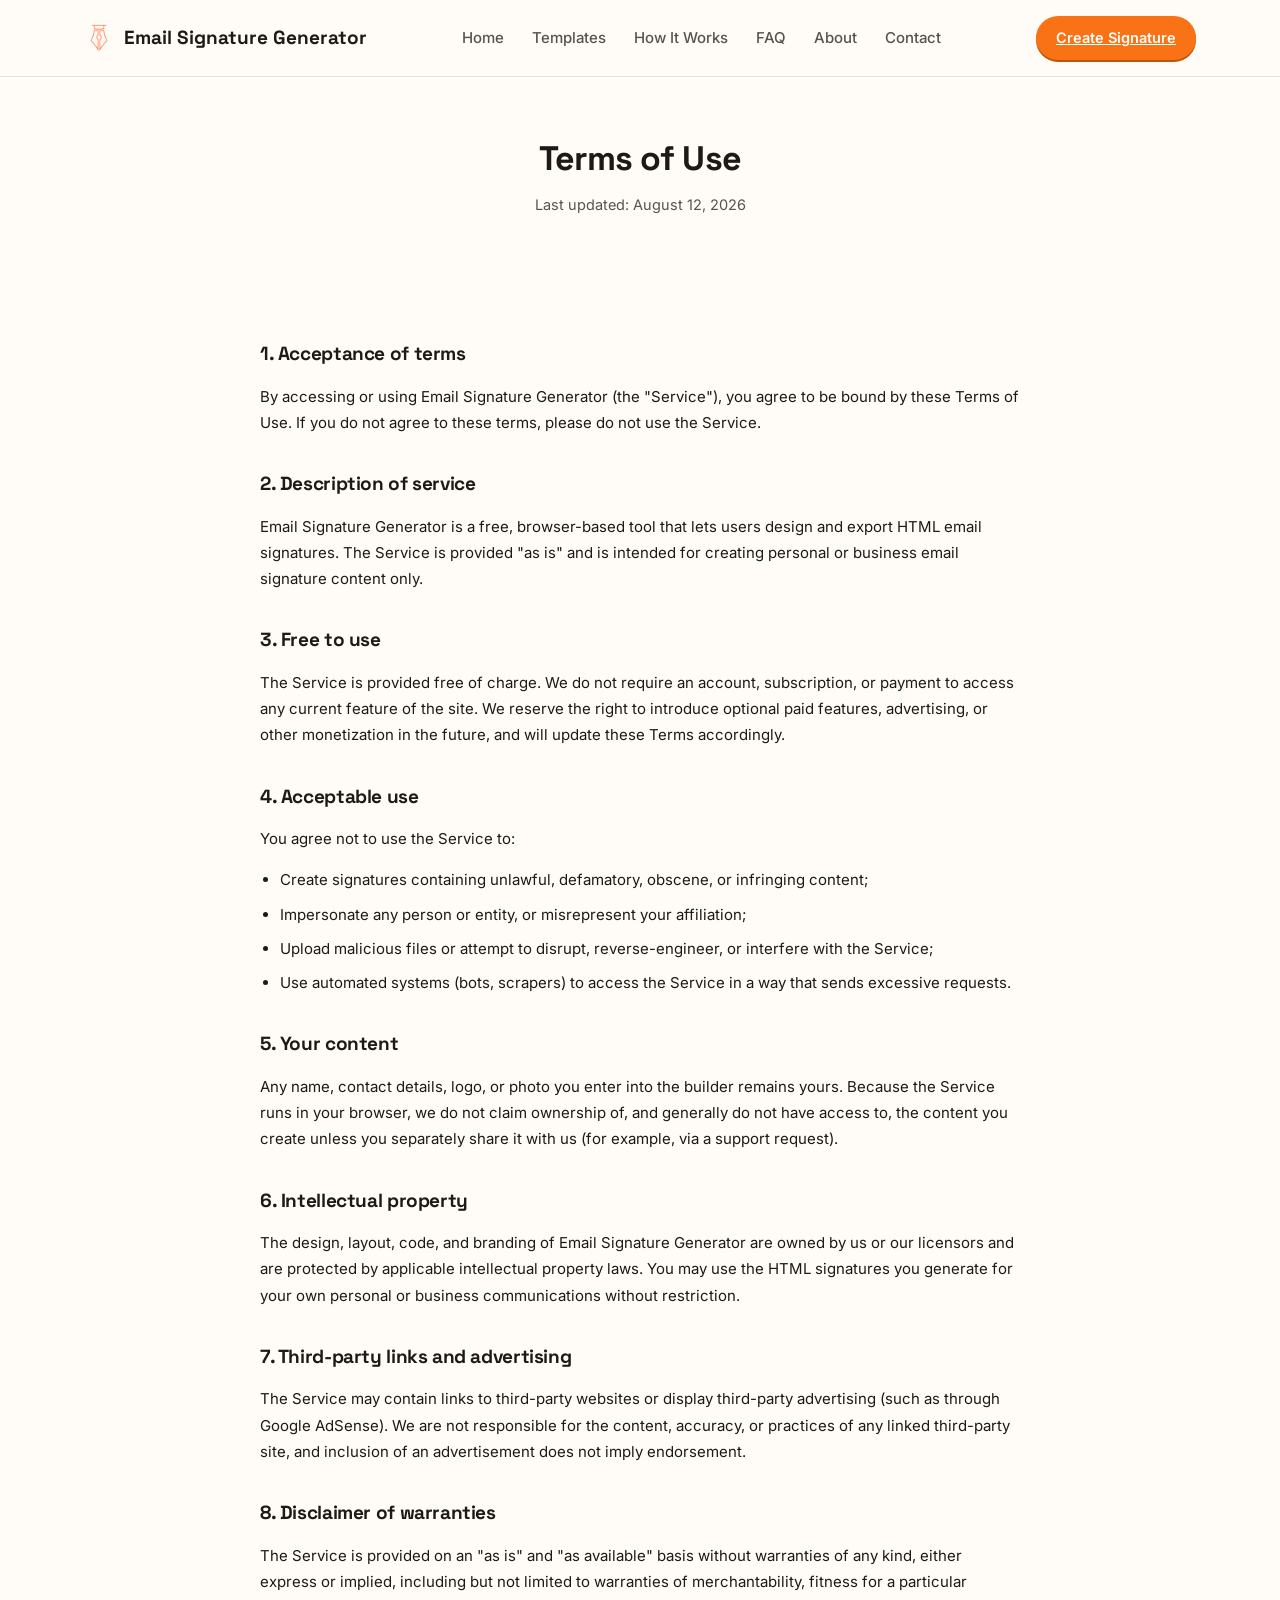
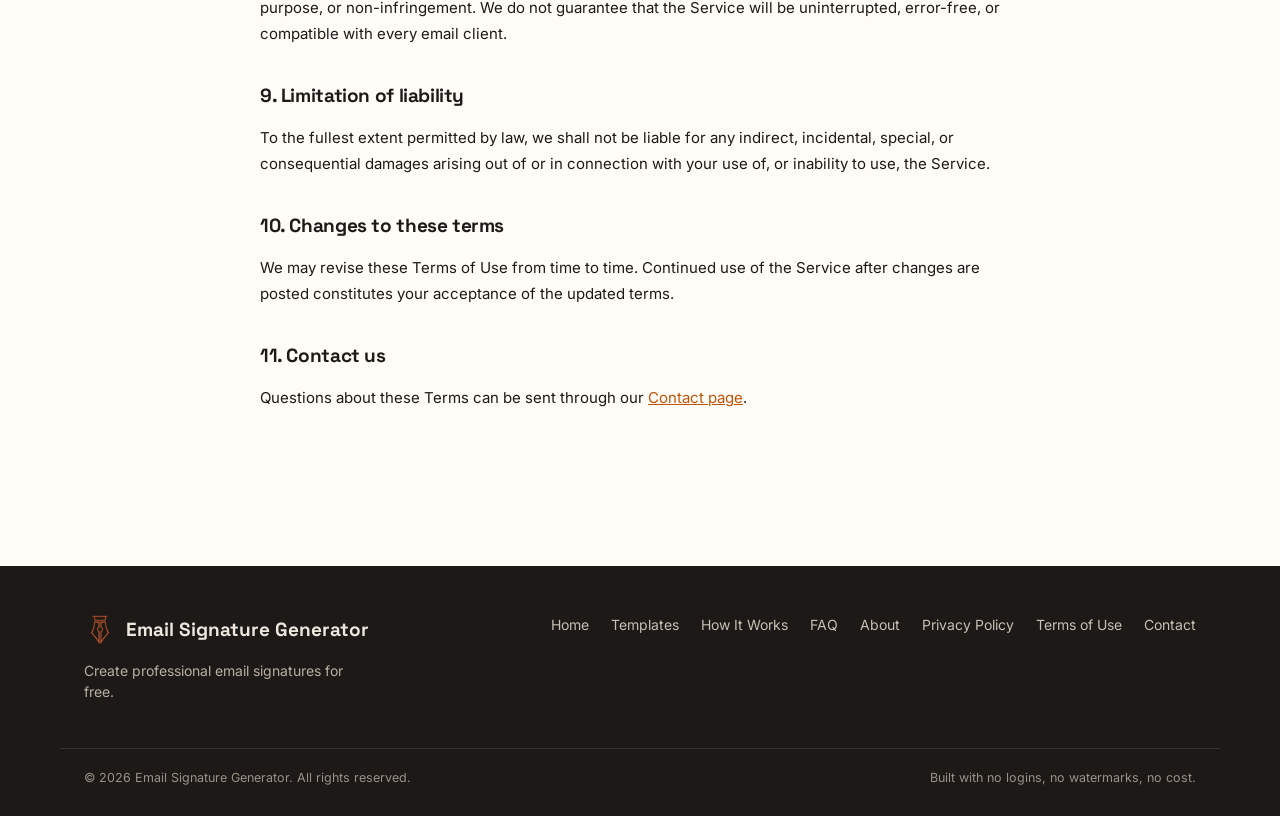
<file: terms-of-use.html>
<!DOCTYPE html>
<html lang="en">
<head>
<!-- Google tag (gtag.js) -->
<script async src="https://www.googletagmanager.com/gtag/js?id=G-DF65DYGQGC"></script>
<script>
  window.dataLayer = window.dataLayer || [];
  function gtag(){dataLayer.push(arguments);}
  gtag('js', new Date());

  gtag('config', 'G-DF65DYGQGC');
</script>
<meta charset="UTF-8">
<meta name="viewport" content="width=device-width, initial-scale=1.0">
<title>Terms of Use | Email Signature Generator</title>
<meta name="description" content="Read the Terms of Use for Email Signature Generator, the free online email signature builder. Understand acceptable use, ownership, and liability terms.">
<meta name="robots" content="index, follow">
<link rel="canonical" href="https://email-signature-design.github.io/html-signature/terms-of-use.html">
<link rel="preconnect" href="https://fonts.googleapis.com">
<link href="https://fonts.googleapis.com/css2?family=Space+Grotesk:wght@500;600;700&family=Inter:wght@400;500;600;700&display=swap" rel="stylesheet">
<link rel="stylesheet" href="style.css">
<style>
  .legal-hero{padding:56px 0 10px;text-align:center;}
  .legal-hero h1{font-size:34px;font-weight:700;}
  .legal-hero p{color:var(--ink-soft);font-size:14.5px;margin-top:10px;}
  .legal-body{max-width:760px;margin:0 auto;padding:30px 0 70px;}
  .legal-body h2{font-size:19px;font-weight:700;margin:34px 0 12px;}
  .legal-body h2:first-child{margin-top:0;}
  .legal-body p, .legal-body li{font-size:15px;line-height:1.75;color:var(--ink);}
  .legal-body ul{margin:0 0 16px;padding-left:20px;}
  .legal-body li{margin-bottom:8px;}
  .legal-body a{color:var(--orange-deep);}
</style>
</head>
<body>

<header class="site">
  <div class="nav">
    <a href="index.html" style="text-decoration:none;color:inherit;">
      <div class="brand"><img src="[data-uri]" alt="Email Signature Generator" style="height:30px;width:auto;display:block;"><span>Email Signature Generator</span></div>
    </a>
    <nav class="links" aria-label="Primary">
      <a href="index.html">Home</a>
      <a href="index.html#templates">Templates</a>
      <a href="index.html#how">How It Works</a>
      <a href="index.html#faq">FAQ</a>
      <a href="about.html">About</a>
          <a href="contact.html">Contact</a>
    </nav>
    <a href="index.html#generator" class="btn btn-primary">Create Signature</a>
    <button class="menu-toggle" aria-label="Menu"><span></span><span></span><span></span></button>
  </div>
</header>

<main>
<section class="legal-hero">
  <div class="wrap">
    <h1>Terms of Use</h1>
    <p>Last updated: August 12, 2026</p>
  </div>
</section>

<section>
  <div class="wrap legal-body">
    <h2>1. Acceptance of terms</h2>
    <p>By accessing or using Email Signature Generator (the "Service"), you agree to be bound by these Terms of Use. If you do not agree to these terms, please do not use the Service.</p>

    <h2>2. Description of service</h2>
    <p>Email Signature Generator is a free, browser-based tool that lets users design and export HTML email signatures. The Service is provided "as is" and is intended for creating personal or business email signature content only.</p>

    <h2>3. Free to use</h2>
    <p>The Service is provided free of charge. We do not require an account, subscription, or payment to access any current feature of the site. We reserve the right to introduce optional paid features, advertising, or other monetization in the future, and will update these Terms accordingly.</p>

    <h2>4. Acceptable use</h2>
    <p>You agree not to use the Service to:</p>
    <ul>
      <li>Create signatures containing unlawful, defamatory, obscene, or infringing content;</li>
      <li>Impersonate any person or entity, or misrepresent your affiliation;</li>
      <li>Upload malicious files or attempt to disrupt, reverse-engineer, or interfere with the Service;</li>
      <li>Use automated systems (bots, scrapers) to access the Service in a way that sends excessive requests.</li>
    </ul>

    <h2>5. Your content</h2>
    <p>Any name, contact details, logo, or photo you enter into the builder remains yours. Because the Service runs in your browser, we do not claim ownership of, and generally do not have access to, the content you create unless you separately share it with us (for example, via a support request).</p>

    <h2>6. Intellectual property</h2>
    <p>The design, layout, code, and branding of Email Signature Generator are owned by us or our licensors and are protected by applicable intellectual property laws. You may use the HTML signatures you generate for your own personal or business communications without restriction.</p>

    <h2>7. Third-party links and advertising</h2>
    <p>The Service may contain links to third-party websites or display third-party advertising (such as through Google AdSense). We are not responsible for the content, accuracy, or practices of any linked third-party site, and inclusion of an advertisement does not imply endorsement.</p>

    <h2>8. Disclaimer of warranties</h2>
    <p>The Service is provided on an "as is" and "as available" basis without warranties of any kind, either express or implied, including but not limited to warranties of merchantability, fitness for a particular purpose, or non-infringement. We do not guarantee that the Service will be uninterrupted, error-free, or compatible with every email client.</p>

    <h2>9. Limitation of liability</h2>
    <p>To the fullest extent permitted by law, we shall not be liable for any indirect, incidental, special, or consequential damages arising out of or in connection with your use of, or inability to use, the Service.</p>

    <h2>10. Changes to these terms</h2>
    <p>We may revise these Terms of Use from time to time. Continued use of the Service after changes are posted constitutes your acceptance of the updated terms.</p>

    <h2>11. Contact us</h2>
    <p>Questions about these Terms can be sent through our <a href="contact.html">Contact page</a>.</p>
  </div>
</section>
</main>

<footer>
  <div class="wrap foot-grid">
    <div>
      <div class="brand" style="margin-bottom:8px;"><img src="[data-uri]" alt="Email Signature Generator" style="height:32px;width:auto;display:block;"><span>Email Signature Generator</span></div>
      <p style="color:#B9AFA2;font-size:14px;max-width:280px;">Create professional email signatures for free.</p>
    </div>
    <div class="foot-links">
      <a href="index.html">Home</a>
      <a href="index.html#templates">Templates</a>
      <a href="index.html#how">How It Works</a>
      <a href="index.html#faq">FAQ</a>
      <a href="about.html">About</a>
      <a href="privacy-policy.html">Privacy Policy</a>
      <a href="terms-of-use.html">Terms of Use</a>
      <a href="contact.html">Contact</a>
    </div>
  </div>
  <div class="wrap foot-bottom">
    <span>© 2026 Email Signature Generator. All rights reserved.</span>
    <span>Built with no logins, no watermarks, no cost.</span>
  </div>
</footer>

<script>
  document.querySelector(".menu-toggle").addEventListener("click", function(){
    var links = document.querySelector("nav.links");
    var isOpen = links.style.display === "flex";
    links.style.display = isOpen ? "none" : "flex";
    links.style.flexDirection = "column";
    links.style.position = "absolute";
    links.style.top = "64px";
    links.style.right = "24px";
    links.style.background = "#fff";
    links.style.border = "1px solid var(--line)";
    links.style.borderRadius = "12px";
    links.style.padding = "14px 20px";
    links.style.boxShadow = "0 20px 40px -20px rgba(0,0,0,.3)";
  });
</script>
</body>
</html>
</file>
<file: style.css>
:root{
    --ink:#1C1917;
    --ink-soft:#57534E;
    --paper:#FFFBF7;
    --paper-dim:#F5F0E9;
    --line:#E7E0D6;
    --orange:#F97316;
    --orange-deep:#C2540A;
    --orange-wash:#FFEEE0;
    --accent-2:#2A5F58;
    --white:#FFFFFF;
    --radius-lg:20px;
    --radius-md:14px;
    --radius-sm:9px;
  }
  *{box-sizing:border-box;}
  html{scroll-behavior:smooth;}
  body{
    margin:0;
    background:var(--paper);
    color:var(--ink);
    font-family:'Inter',system-ui,sans-serif;
    line-height:1.5;
  }
  h1,h2,h3,.display{
    font-family:'Space Grotesk',system-ui,sans-serif;
    letter-spacing:-0.02em;
    margin:0;
  }
  a{color:inherit;}
  img{max-width:100%;display:block;}
  .wrap{max-width:1160px;margin:0 auto;padding:0 24px;}
  button{font-family:inherit;cursor:pointer;}
  :focus-visible{outline:3px solid var(--orange-deep);outline-offset:2px;}

  /* Header */
  header.site{
    position:sticky;top:0;z-index:50;
    background:rgba(255,251,247,0.92);
    backdrop-filter:blur(8px);
    border-bottom:1px solid var(--line);
  }
  .nav{display:flex;align-items:center;justify-content:space-between;padding:16px 24px;max-width:1160px;margin:0 auto;}
  .brand{display:flex;align-items:center;gap:10px;font-weight:700;font-size:19px;font-family:'Space Grotesk',sans-serif;}
  .brand-mark{width:30px;height:30px;border-radius:9px;background:linear-gradient(135deg,var(--orange),var(--orange-deep));position:relative;flex:none;}
  .brand-mark::after{content:"";position:absolute;left:6px;right:6px;bottom:8px;height:2px;background:var(--white);border-radius:2px;}
  .brand-mark::before{content:"";position:absolute;left:6px;right:12px;top:9px;height:2px;background:var(--white);border-radius:2px;}
  nav.links{display:flex;gap:28px;font-size:15px;font-weight:500;}
  nav.links a{text-decoration:none;color:var(--ink-soft);transition:color .15s;}
  nav.links a:hover{color:var(--ink);}
  .btn{
    display:inline-flex;align-items:center;justify-content:center;gap:8px;
    padding:11px 20px;border-radius:999px;border:none;font-weight:600;font-size:14.5px;
    transition:transform .12s ease, box-shadow .12s ease, background .15s;
  }
  .btn-primary{background:var(--orange);color:#fff;box-shadow:0 2px 0 var(--orange-deep);}
  .btn-primary:hover{transform:translateY(-1px);box-shadow:0 4px 10px rgba(249,115,22,.35);}
  .btn-primary:active{transform:translateY(0);}
  .btn-ghost{background:transparent;color:var(--ink);border:1.5px solid var(--line);}
  .btn-ghost:hover{border-color:var(--orange);color:var(--orange-deep);}
  .btn-dark{background:var(--ink);color:#fff;}
  .btn-dark:hover{background:#000;}
  .btn-sm{padding:8px 14px;font-size:13.5px;border-radius:999px;}
  .menu-toggle{display:none;background:none;border:none;padding:6px;}
  .menu-toggle span{display:block;width:22px;height:2px;background:var(--ink);margin:5px 0;border-radius:2px;}

  /* Hero */
  .hero{padding:76px 0 60px;position:relative;overflow:hidden;}
  .hero .wrap{display:grid;grid-template-columns:1.1fr 1fr;gap:56px;align-items:center;}
  .eyebrow{display:inline-flex;align-items:center;gap:8px;background:var(--orange-wash);color:var(--orange-deep);font-weight:600;font-size:13px;padding:6px 14px;border-radius:999px;margin-bottom:18px;}
  .eyebrow .dot{width:6px;height:6px;border-radius:50%;background:var(--orange);}
  h1.hero-title{font-size:46px;line-height:1.06;font-weight:700;max-width:640px;}
  h1.hero-title em{font-style:normal;color:var(--orange-deep);}
  .hero-sub{margin-top:18px;font-size:17.5px;color:var(--ink-soft);max-width:520px;}
  .hero-cta{display:flex;gap:14px;margin-top:30px;flex-wrap:wrap;}
  .hero-visual{position:relative;}
  .envelope{
    background:var(--white);
    border:1px solid var(--line);
    border-radius:var(--radius-lg);
    box-shadow:0 30px 60px -25px rgba(28,25,23,0.25);
    padding:26px;
    position:relative;
  }
  .env-flap{
    height:64px;
    background:linear-gradient(160deg,var(--orange) 0%, var(--orange-deep) 100%);
    border-radius:16px 16px 0 0;
    clip-path:polygon(0 0,50% 62%,100% 0,100% 100%,0 100%);
    margin:-26px -26px 20px -26px;
  }
  .env-line{height:11px;border-radius:6px;background:var(--paper-dim);margin-bottom:10px;}
  .env-line.w60{width:60%;}
  .env-line.w40{width:40%;background:var(--orange-wash);}
  .env-sig{margin-top:18px;padding-top:16px;border-top:2px solid var(--paper-dim);display:flex;gap:12px;align-items:center;}
  .env-avatar{width:44px;height:44px;border-radius:12px;object-fit:cover;flex:none;display:block;}
  .env-name{font-weight:700;font-size:14.5px;}
  .env-role{font-size:12.5px;color:var(--ink-soft);}
  .env-chip{position:absolute;background:var(--white);border:1px solid var(--line);border-radius:999px;padding:8px 14px;font-size:12.5px;font-weight:600;box-shadow:0 12px 24px -12px rgba(0,0,0,.25);display:flex;align-items:center;gap:6px;}
  .env-chip.c1{top:-14px;right:18px;color:var(--orange-deep);}
  .env-chip.c2{bottom:-16px;left:8px;color:var(--accent-2);}
  .env-chip .dot2{width:7px;height:7px;border-radius:50%;background:currentColor;}

  section{padding:70px 0;}
  .section-head{max-width:640px;margin:0 auto 40px;text-align:center;}
  .section-head h2{font-size:32px;font-weight:700;}
  .section-head p{color:var(--ink-soft);margin-top:12px;font-size:16px;}
  .kicker{color:var(--orange-deep);font-weight:700;font-size:13px;letter-spacing:.08em;text-transform:uppercase;margin-bottom:10px;display:block;text-align:center;}

  /* Templates gallery */
  .tpl-grid{display:flex;flex-direction:column;align-items:flex-start;gap:12px;}
  .tpl-card{
    background:var(--white);border:1.5px solid var(--line);border-radius:var(--radius-md);
    padding:12px;cursor:pointer;transition:border-color .15s, transform .15s, box-shadow .15s;
    display:flex;flex-direction:row;align-items:center;gap:14px;
    width:fit-content;max-width:100%;
  }
  .tpl-card:hover{transform:translateY(-2px);box-shadow:0 14px 26px -18px rgba(28,25,23,.3);}
  .tpl-card.active{border-color:var(--orange);box-shadow:0 0 0 3px var(--orange-wash);}
  .tpl-thumb{border-radius:var(--radius-sm);background:var(--paper-dim);height:96px;width:210px;flex:none;display:flex;align-items:center;justify-content:center;overflow:hidden;position:relative;}
  .tpl-thumb-scale{position:absolute;top:50%;left:8px;transform-origin:left center;pointer-events:none;user-select:none;width:max-content;}
  .tpl-thumb-scale table,.tpl-thumb-scale td,.tpl-thumb-scale tr{-webkit-text-size-adjust:none;}
  .tpl-card-info{display:flex;flex-direction:column;gap:6px;min-width:96px;}
  .tpl-name{font-weight:700;font-size:15px;}
  .tpl-select{font-size:12.5px;font-weight:600;color:var(--orange-deep);display:flex;align-items:center;gap:5px;}
  .tpl-live-badge{display:none;font-size:10.5px;font-weight:700;text-transform:uppercase;letter-spacing:.04em;color:#fff;background:var(--orange);padding:3px 8px;border-radius:999px;width:fit-content;}
  .tpl-card.active .tpl-live-badge{display:inline-block;}
  .email-chrome.pulse-highlight{animation:pulseHighlight 1.1s ease;}
  @keyframes pulseHighlight{
    0%{box-shadow:0 0 0 0 rgba(249,115,22,.55);}
    70%{box-shadow:0 0 0 10px rgba(249,115,22,0);}
    100%{box-shadow:0 0 0 0 rgba(249,115,22,0);}
  }


  /* Generator */
  .gen-shell{display:grid;grid-template-columns:1.25fr 1fr;gap:40px;align-items:start;}
  .gen-left{display:flex;flex-direction:column;gap:24px;min-width:0;}
  .gen-right{position:sticky;top:96px;min-width:0;}
  .tpl-right-title{font-size:20px;font-weight:700;margin:8px 0 6px;}
  .tpl-right-sub{color:var(--ink-soft);font-size:13.5px;margin:0 0 18px;}
  .panel{background:var(--white);border:1.5px solid var(--line);border-radius:var(--radius-lg);padding:26px;}
  .panel h3{font-size:16px;font-weight:700;margin-bottom:16px;display:flex;align-items:center;gap:8px;}
  .panel h3 .num, .panel .num{width:22px;height:22px;border-radius:7px;background:var(--orange-wash);color:var(--orange-deep);font-size:12px;display:inline-flex;align-items:center;justify-content:center;font-weight:700;margin-right:8px;}
  .field-row{display:grid;grid-template-columns:1fr 1fr;gap:12px;margin-bottom:12px;}
  .field{margin-bottom:12px;}
  .field label{display:block;font-size:13px;font-weight:600;margin-bottom:6px;color:var(--ink-soft);}
  .field input[type=text], .field input[type=email], .field input[type=url], .field input[type=tel], .field select{
    width:100%;padding:10px 12px;border:1.5px solid var(--line);border-radius:var(--radius-sm);font-size:14px;background:var(--paper);color:var(--ink);
  }
  .field input:focus, .field select:focus{border-color:var(--orange);}
  .field.err input{border-color:#D64545;}
  .err-msg{font-size:12px;color:#D64545;margin-top:4px;display:none;}
  .field.err .err-msg{display:block;}
  .divider-panel{height:1px;background:var(--line);margin:20px 0;}
  .accordion-btn{
    width:100%;display:flex;justify-content:space-between;align-items:center;
    background:none;border:none;padding:14px 0;font-weight:700;font-size:15px;border-top:1px solid var(--line);
  }
  .accordion-body{padding-bottom:14px;display:none;}
  .accordion-body.open{display:block;}
  .arrow{transition:transform .15s;font-size:13px;color:var(--orange-deep);}
  .arrow.open{transform:rotate(180deg);}

  .logo-drop{
    border:1.5px dashed var(--line);border-radius:var(--radius-md);padding:18px;text-align:center;
    background:var(--paper-dim);cursor:pointer;
  }
  .logo-drop:hover{border-color:var(--orange);}
  .logo-preview{display:flex;align-items:center;gap:12px;margin-top:12px;}
  .logo-preview img{width:52px;height:52px;object-fit:cover;border-radius:50%;border:1px solid var(--line);}

  .social-row{display:flex;align-items:center;gap:10px;margin-bottom:10px;}
  .social-toggle{width:38px;height:38px;flex:none;border-radius:10px;border:1.5px solid var(--line);background:var(--white);display:flex;align-items:center;justify-content:center;font-weight:700;font-size:12px;color:var(--ink-soft);}
  .social-toggle.on{background:var(--orange);border-color:var(--orange);color:#fff;}
  .social-row input{flex:1;padding:9px 12px;border:1.5px solid var(--line);border-radius:var(--radius-sm);font-size:13.5px;}

  .swatches{display:flex;gap:8px;flex-wrap:wrap;}
  .swatch{width:30px;height:30px;border-radius:9px;border:2px solid var(--white);box-shadow:0 0 0 1.5px var(--line);cursor:pointer;}
  .swatch.active{box-shadow:0 0 0 2px var(--ink);}
  input[type=color]{width:44px;height:34px;border:1.5px solid var(--line);border-radius:8px;padding:2px;background:var(--white);}

  .preview-block{}
  .preview-label{display:flex;align-items:center;gap:8px;font-weight:700;font-size:14px;margin-bottom:12px;color:var(--ink-soft);}
  .preview-label .dotlive{width:8px;height:8px;border-radius:50%;background:#2FA84F;box-shadow:0 0 0 3px #2FA84F33;}
  .email-chrome{border:1.5px solid var(--line);border-radius:var(--radius-lg);overflow:hidden;background:var(--white);}
  .email-topbar{background:var(--paper-dim);padding:12px 16px;border-bottom:1px solid var(--line);font-size:12.5px;color:var(--ink-soft);}
  .email-topbar b{color:var(--ink);}
  iframe#previewFrame{width:100%;border:none;height:260px;display:block;}
  .actions{display:flex;gap:10px;margin-top:16px;flex-wrap:wrap;}
  .privacy-note{margin-top:16px;font-size:12.5px;color:var(--ink-soft);background:var(--paper-dim);padding:10px 14px;border-radius:var(--radius-sm);}
  .toast{
    position:fixed;bottom:24px;left:50%;transform:translateX(-50%) translateY(20px);
    background:var(--ink);color:#fff;padding:12px 20px;border-radius:999px;font-size:14px;font-weight:600;
    opacity:0;transition:opacity .2s, transform .2s;pointer-events:none;z-index:999;
  }
  .toast.show{opacity:1;transform:translateX(-50%) translateY(0);}

  /* how it works */
  .steps{display:grid;grid-template-columns:repeat(3,1fr);gap:24px;}
  .step{background:var(--white);border:1.5px solid var(--line);border-radius:var(--radius-md);padding:24px;}
  .step .stepno{font-family:'Space Grotesk',sans-serif;font-size:26px;font-weight:700;color:var(--orange-wash);-webkit-text-stroke:1.5px var(--orange-deep);margin-bottom:10px;}
  .step h3{font-size:16.5px;margin-bottom:8px;}
  .step p{color:var(--ink-soft);font-size:14.5px;margin:0;}

  /* FAQ */
  .faq-item{border-bottom:1px solid var(--line);}
  .faq-q{width:100%;text-align:left;background:none;border:none;padding:18px 4px;display:flex;justify-content:space-between;align-items:center;font-weight:600;font-size:15.5px;}
  .faq-a{padding:0 4px 18px;color:var(--ink-soft);font-size:14.5px;display:none;max-width:760px;}
  .faq-a.open{display:block;}

  footer{background:var(--ink);color:#EDE7DE;padding:48px 0 28px;}
  .foot-grid{display:flex;justify-content:space-between;gap:24px;flex-wrap:wrap;}
  .foot-links{display:flex;gap:22px;flex-wrap:wrap;font-size:14px;}
  .foot-links a{text-decoration:none;color:#C9C0B4;}
  .foot-links a:hover{color:#fff;}
  .foot-bottom{margin-top:32px;padding-top:20px;border-top:1px solid #37332F;font-size:12.5px;color:#9A9186;display:flex;justify-content:space-between;flex-wrap:wrap;gap:10px;}

  .sticky-mobile-bar{display:none;}

  @media (max-width:980px){
    .hero .wrap{grid-template-columns:1fr;}
    h1.hero-title{font-size:36px;}
    .gen-shell{grid-template-columns:1fr;}
    .steps{grid-template-columns:1fr;}
    nav.links{display:none;}
    .menu-toggle{display:block;}
    .gen-right{position:static;}
  }
  @media (max-width:640px){
    .field-row{grid-template-columns:1fr;}
    .tpl-card{flex-direction:column;align-items:stretch;width:100%;}
    .tpl-thumb{width:100%;height:110px;}
    .hero{padding:52px 0 40px;}
    h1.hero-title{font-size:29px;}
    section{padding:48px 0;}
    .actions{display:none;}
    .sticky-mobile-bar{
      display:flex;position:sticky;bottom:0;background:var(--white);border-top:1px solid var(--line);
      padding:10px 14px;gap:8px;z-index:40;
    }
    .sticky-mobile-bar .btn{flex:1;padding:11px 6px;font-size:12.5px;white-space:nowrap;}
  }
</file>
